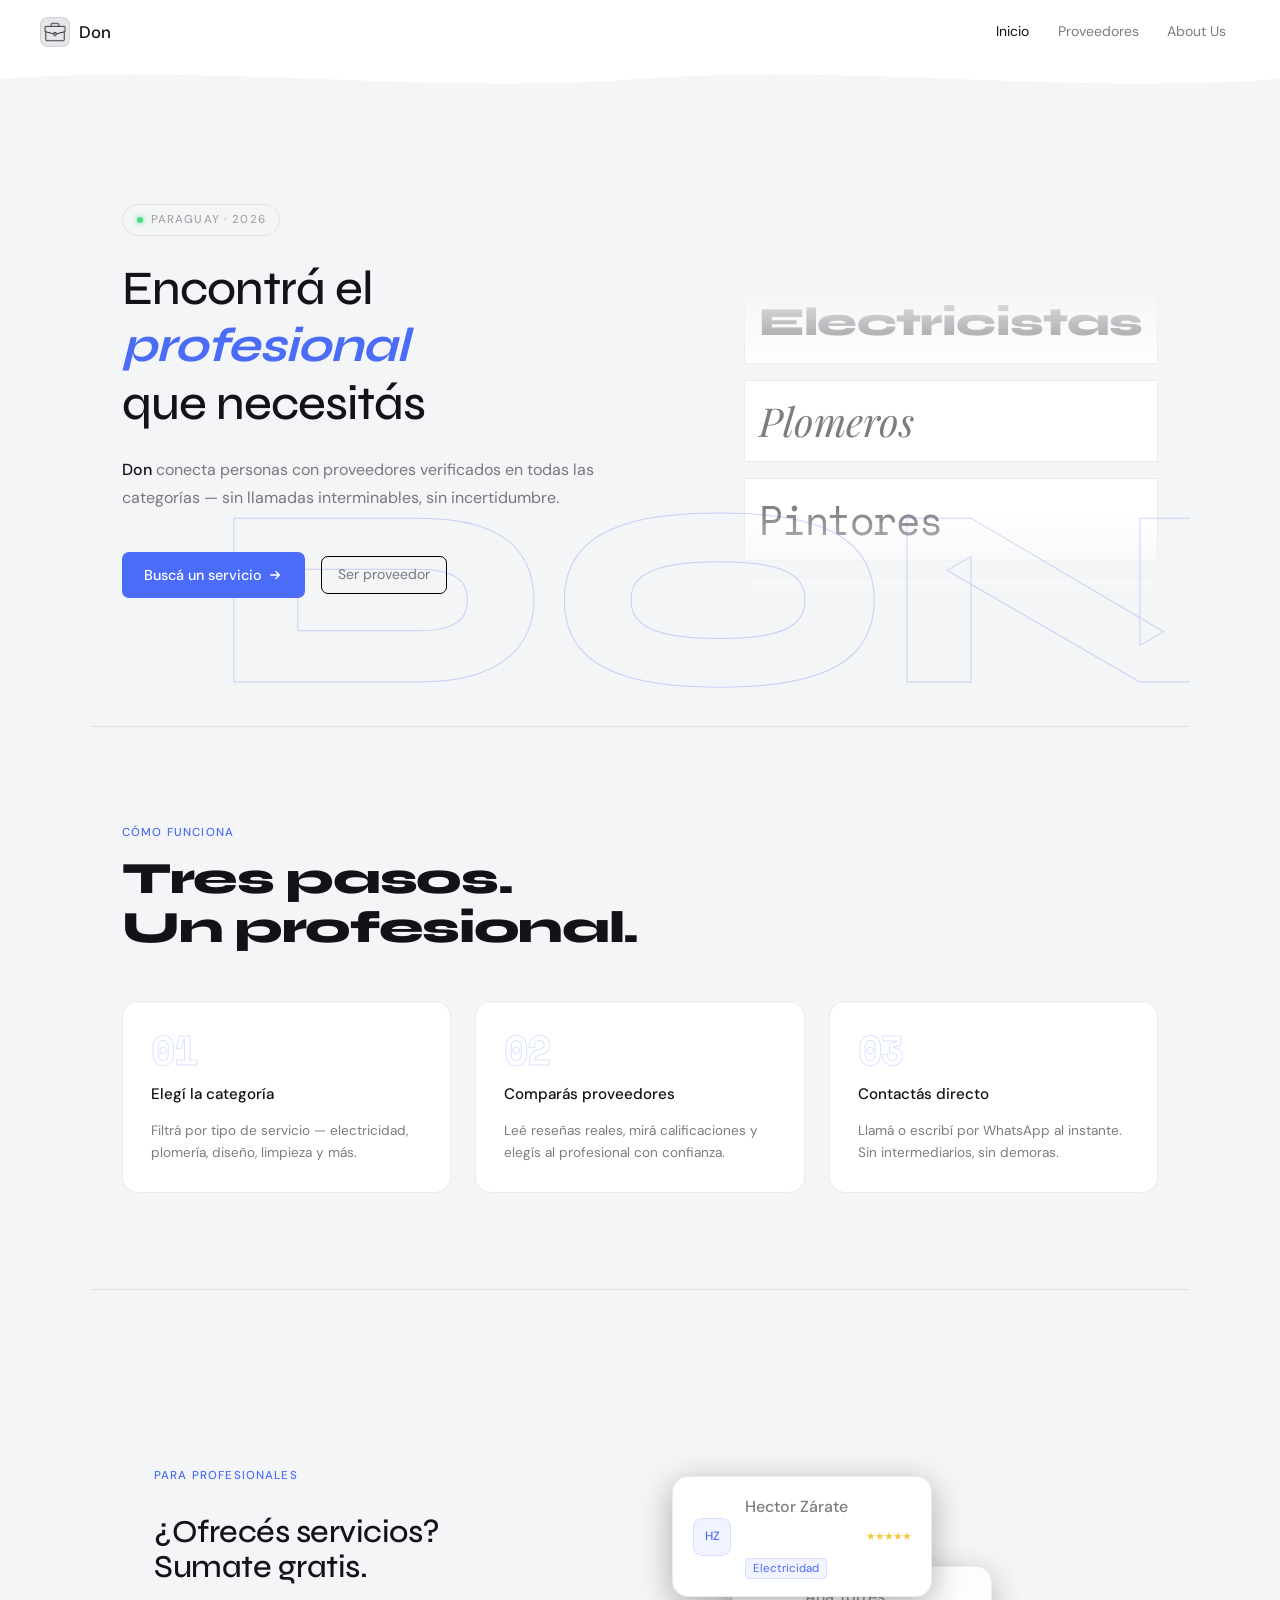
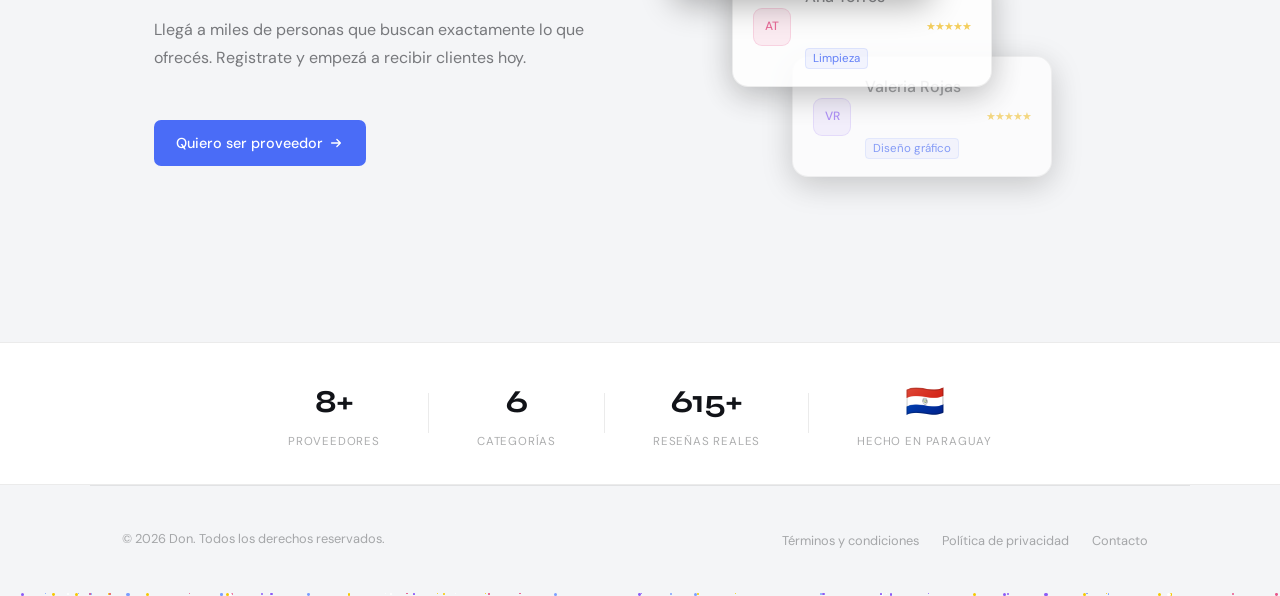
<file: index.html>
<!DOCTYPE html>
<html lang="es">
  <head>
    <meta charset="UTF-8" />
    <meta name="viewport" content="width=device-width, initial-scale=1.0" />
    <link rel="preconnect" href="https://fonts.googleapis.com">
    <link href="https://fonts.googleapis.com/css2?family=Space+Mono:wght@400;700&display=swap" rel="stylesheet">
    <link href="https://fonts.googleapis.com/css2?family=DM+Sans:wght@400;500&family=Syne:wght@700;800&family=Playfair+Display:ital@1&family=Space+Mono&family=Bebas+Neue&family=Cormorant+Garamond:ital,wght@1,600&family=Cabinet+Grotesk:wght@800&display=swap" rel="stylesheet">
    <!-- <link href="https://fonts.googleapis.com/css2?family=DM+Sans:ital,wght@0,300;0,400;0,500;1,300&family=Syne:wght@700;800&display=swap" rel="stylesheet"> -->
    <link rel="stylesheet" href="./css/index.css">
    <meta name="description" content="Don es el marketplace donde encontrás profesionales verificados para cualquier servicio que necesitás." />
    <meta name="theme-color" content="#111318" />
    <title>Don — Encontrá el profesional que necesitás</title>
    <link rel="icon" href="./images/favicon.jpg" />
  </head>
  <body>

    <header class="site-header" role="banner">
      <div class="header-inner">
        <a href="#inicio" class="logo" aria-label="Don — Inicio">
          <img src="./images/favicon.jpg" alt="Don logo" class="logo-mark">
          Don
        </a>
        <nav class="site-nav" aria-label="Navegación principal">
          <ul>
            <li><a href="#inicio" class="active">Inicio</a></li>
            <li><a href="./views/recomendaciones.html">Proveedores</a></li>
            <li><a href="./views/aboutUs.html">About Us</a></li>
          </ul>
        </nav>
          <button class="burger" aria-label="Abrir menú" aria-expanded="false">
          <span></span>
          <span></span>
          <span></span>
        </button>
      </div>
      <div class="header-wave" aria-hidden="true">
        <svg viewBox="0 0 1440 32" preserveAspectRatio="none" xmlns="http://www.w3.org/2000/svg">
          <path d="M0,32 L0,16 C240,0 480,32 720,16 C960,0 1200,32 1440,16 L1440,40 Z" fill="#111318"/>
        </svg>
      </div>
    </header>

    <main>

      <!-- HERO -->
      <section id="inicio" aria-labelledby="hero-heading">
        <div class="hero-inner">

          <div class="hero-eyebrow">
            <span class="hero-badge">
              <span class="badge-dot"></span>
              Paraguay · 2026
            </span>
          </div>

          <h1 id="hero-heading">
            Encontrá el<br>
            <em>profesional</em><br>
            que necesitás
          </h1>

          <p class="hero-sub">
            <strong>Don</strong> conecta personas con proveedores verificados
            en todas las categorías — sin llamadas interminables, sin incertidumbre.
          </p>

          <div class="cta-group">
            <a href="./views/recomendaciones.html" class="btn-primary">
              Buscá un servicio
              <svg viewBox="0 0 16 16" fill="none" width="14" height="14">
                <path d="M3 8h10M9 4l4 4-4 4" stroke="currentColor" stroke-width="1.5" stroke-linecap="round" stroke-linejoin="round"/>
              </svg>
            </a>
            <a href="./views/providers.html" class="btn-ghost">Ser proveedor</a>
          </div>
        </div>
        <!-- Floating feature pills -->
          <div class="hero-pills" aria-hidden="true">
            <div class="pills-wheel">
              <span class="pill pill--syne">Electricistas</span>
              <span class="pill pill--playfair">Plomeros</span>
              <span class="pill pill--mono">Pintores</span>
              <span class="pill pill--bebas">Limpieza</span>
              <span class="pill pill--cormorant">Carpintería</span>
              <span class="pill pill--dm">Diseño gráfico</span>
              <!-- duplicate -->
              <span class="pill pill--syne">Electricistas</span>
              <span class="pill pill--playfair">Plomeros</span>
              <span class="pill pill--mono">Pintores</span>
              <span class="pill pill--bebas">Limpieza</span>
              <span class="pill pill--cormorant">Carpintería</span>
              <span class="pill pill--dm">Diseño gráfico</span>
            </div>
          </div>

        <!-- Big decorative number -->
        <div class="hero-deco" aria-hidden="true">DON</div>
      </section>



      <!-- HOW IT WORKS -->
      <section class="how-section">
        <div class="how-inner">
          <div class="section-label">Cómo funciona</div>
          <h2>Tres pasos.<br>Un profesional.</h2>

          <div class="steps-grid">
            <div class="step-card">
              <div class="step-num">01</div>
              <h3>Elegí la categoría</h3>
              <p>Filtrá por tipo de servicio — electricidad, plomería, diseño, limpieza y más.</p>
            </div>
            <div class="step-card">
              <div class="step-num">02</div>
              <h3>Comparás proveedores</h3>
              <p>Leé reseñas reales, mirá calificaciones y elegís al profesional con confianza.</p>
            </div>
            <div class="step-card">
              <div class="step-num">03</div>
              <h3>Contactás directo</h3>
              <p>Llamá o escribí por WhatsApp al instante. Sin intermediarios, sin demoras.</p>
            </div>
          </div>
        </div>
      </section>

      <!-- FOR PROVIDERS -->
      <section id="proveedores">
        <div class="provider-inner">
          <div class="provider-text">
            <div class="section-label">Para profesionales</div>
            <h2>¿Ofrecés servicios?<br>Sumate gratis.</h2>
            <p>Llegá a miles de personas que buscan exactamente lo que ofrecés. Registrate y empezá a recibir clientes hoy.</p>
            <a href="./views/providers.html" class="btn-primary">
              Quiero ser proveedor
              <svg viewBox="0 0 16 16" fill="none" width="14" height="14">
                <path d="M3 8h10M9 4l4 4-4 4" stroke="currentColor" stroke-width="1.5" stroke-linecap="round" stroke-linejoin="round"/>
              </svg>
            </a>
          </div>
          <div class="provider-visual" aria-hidden="true">
            <div class="pv-card">
              <div class="pv-avatar">HZ</div>
              <div>
                <p class="pv-name">Hector Zárate</p>
                <span class="pv-cat">Electricidad</span>
              </div>
              <div class="pv-stars">★★★★★</div>
            </div>
            <div class="pv-card pv-card--offset">
              <div class="pv-avatar pv-avatar--2">AT</div>
              <div>
                <p class="pv-name">Ana Torres</p>
                <span class="pv-cat">Limpieza</span>
              </div>
              <div class="pv-stars">★★★★★</div>
            </div>
            <div class="pv-card pv-card--offset2">
              <div class="pv-avatar pv-avatar--3">VR</div>
              <div>
                <p class="pv-name">Valeria Rojas</p>
                <span class="pv-cat">Diseño gráfico</span>
              </div>
              <div class="pv-stars">★★★★★</div>
            </div>
          </div>
        </div>
      </section>
      <!-- STATS STRIP -->
      <div class="stats-strip">
        <div class="stat-item">
          <span class="stat-n" id="hp-proveedores">—</span>
          <span class="stat-l">Proveedores</span>
        </div>
        <div class="stat-divider"></div>
        <div class="stat-item">
          <span class="stat-n" id="hp-categorias">—</span>
          <span class="stat-l">Categorías</span>
        </div>
        <div class="stat-divider"></div>
        <div class="stat-item">
          <span class="stat-n" id="hp-resenas">—</span>
          <span class="stat-l">Reseñas reales</span>
        </div>
        <div class="stat-divider"></div>
        <div class="stat-item">
          <span class="stat-n">🇵🇾</span>
          <span class="stat-l">Hecho en Paraguay</span>
        </div>
      </div>
    </main>

    <footer>
      <p>&copy; 2026 Don. Todos los derechos reservados.</p>
      <nav aria-label="Navegación del pie de página">
        <ul>
          <li><a href="./views/aboutUs.html#terminos">Términos y condiciones</a></li>
          <li><a href="./views/aboutUs.html#privacidad">Política de privacidad</a></li>
          <li><a href="./views/aboutUs.html#contacto">Contacto</a></li>
        </ul>
      </nav>
    </footer>

    <script>
      // Particles
      const colors = ['#f5c800','#7b9fff','#e8568a','#8b5cf6','#ffffff'];
      for (let i = 0; i < 60; i++) {
        const p = document.createElement('div');
        p.className = 'particle';
        const size = Math.random() * 2.5 + 1;
        p.style.cssText = `width:${size}px;height:${size}px;left:${Math.random()*100}%;background:${colors[Math.floor(Math.random()*colors.length)]};animation-duration:${Math.random()*8+5}s;animation-delay:${Math.random()*4}s;`;
        document.body.appendChild(p);
      }
    </script>
    <script src="./js/index.js"></script>
  </body>
</html>
</file>
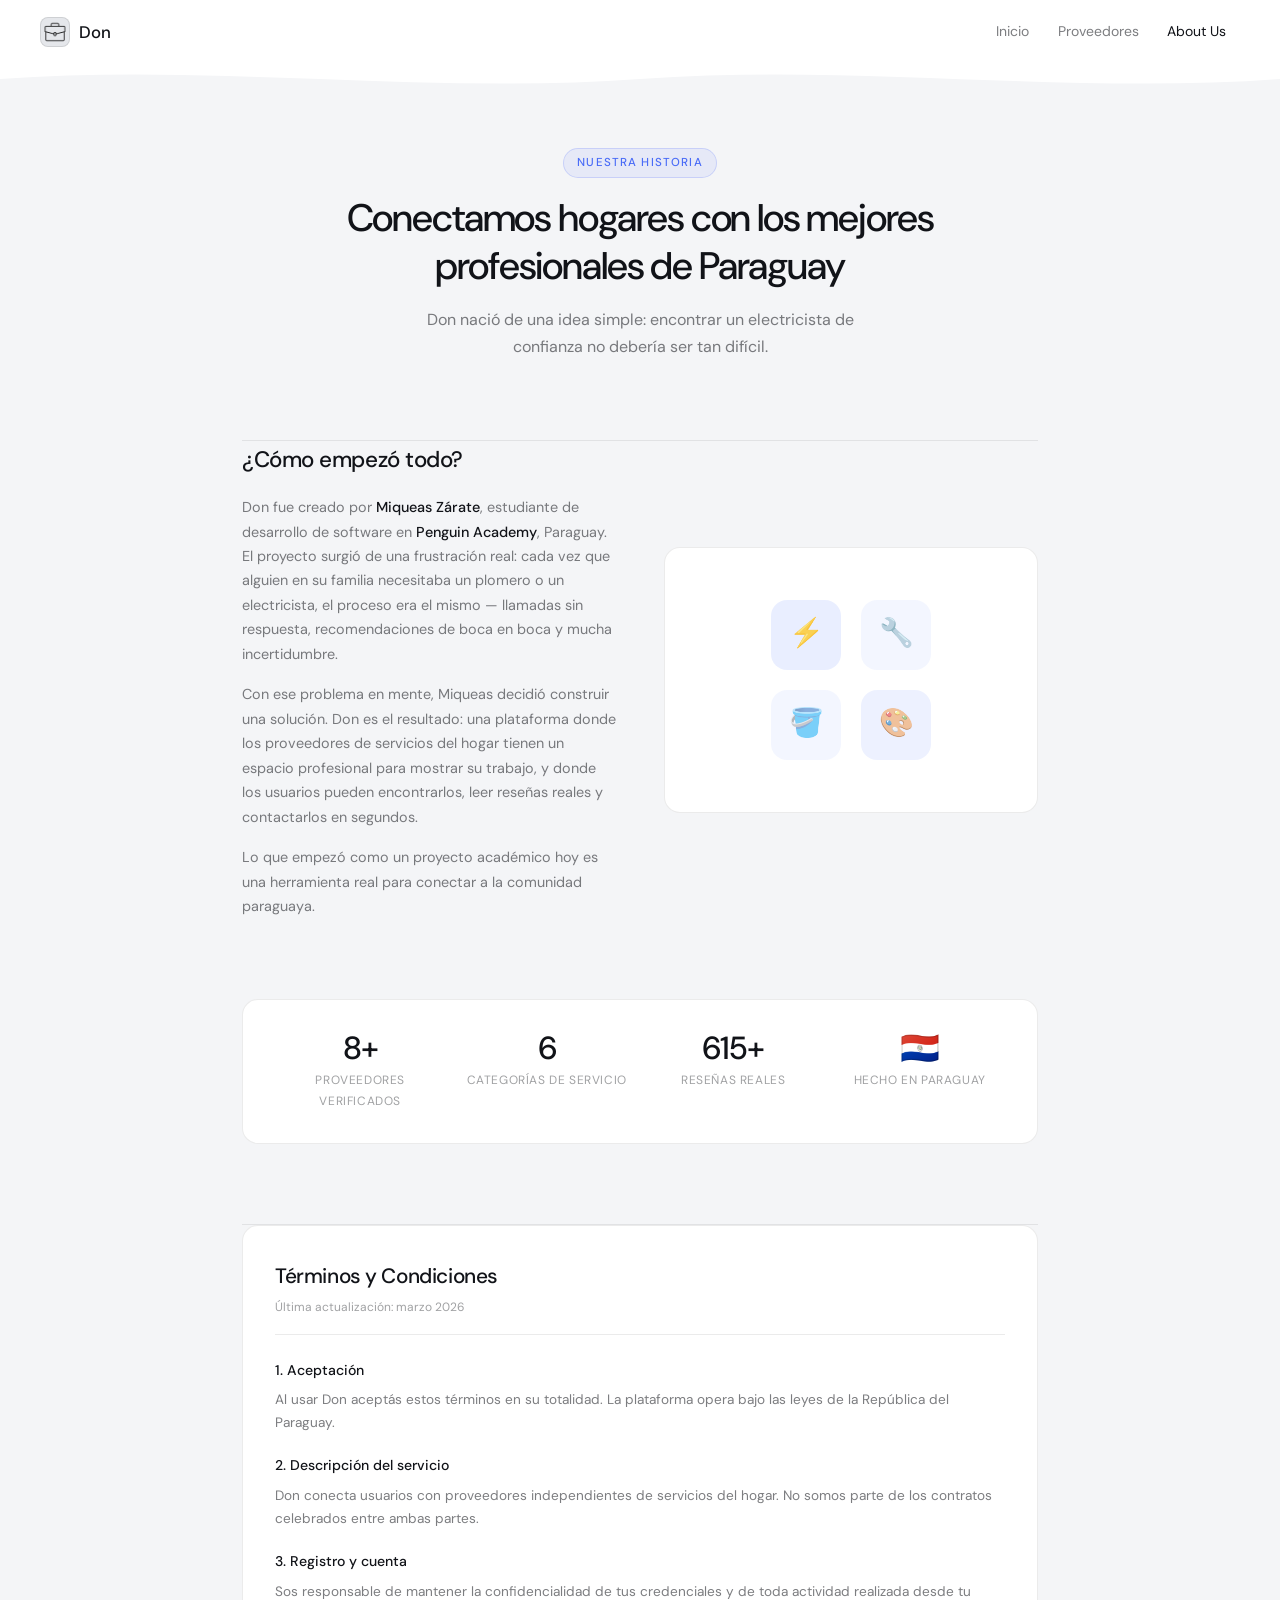
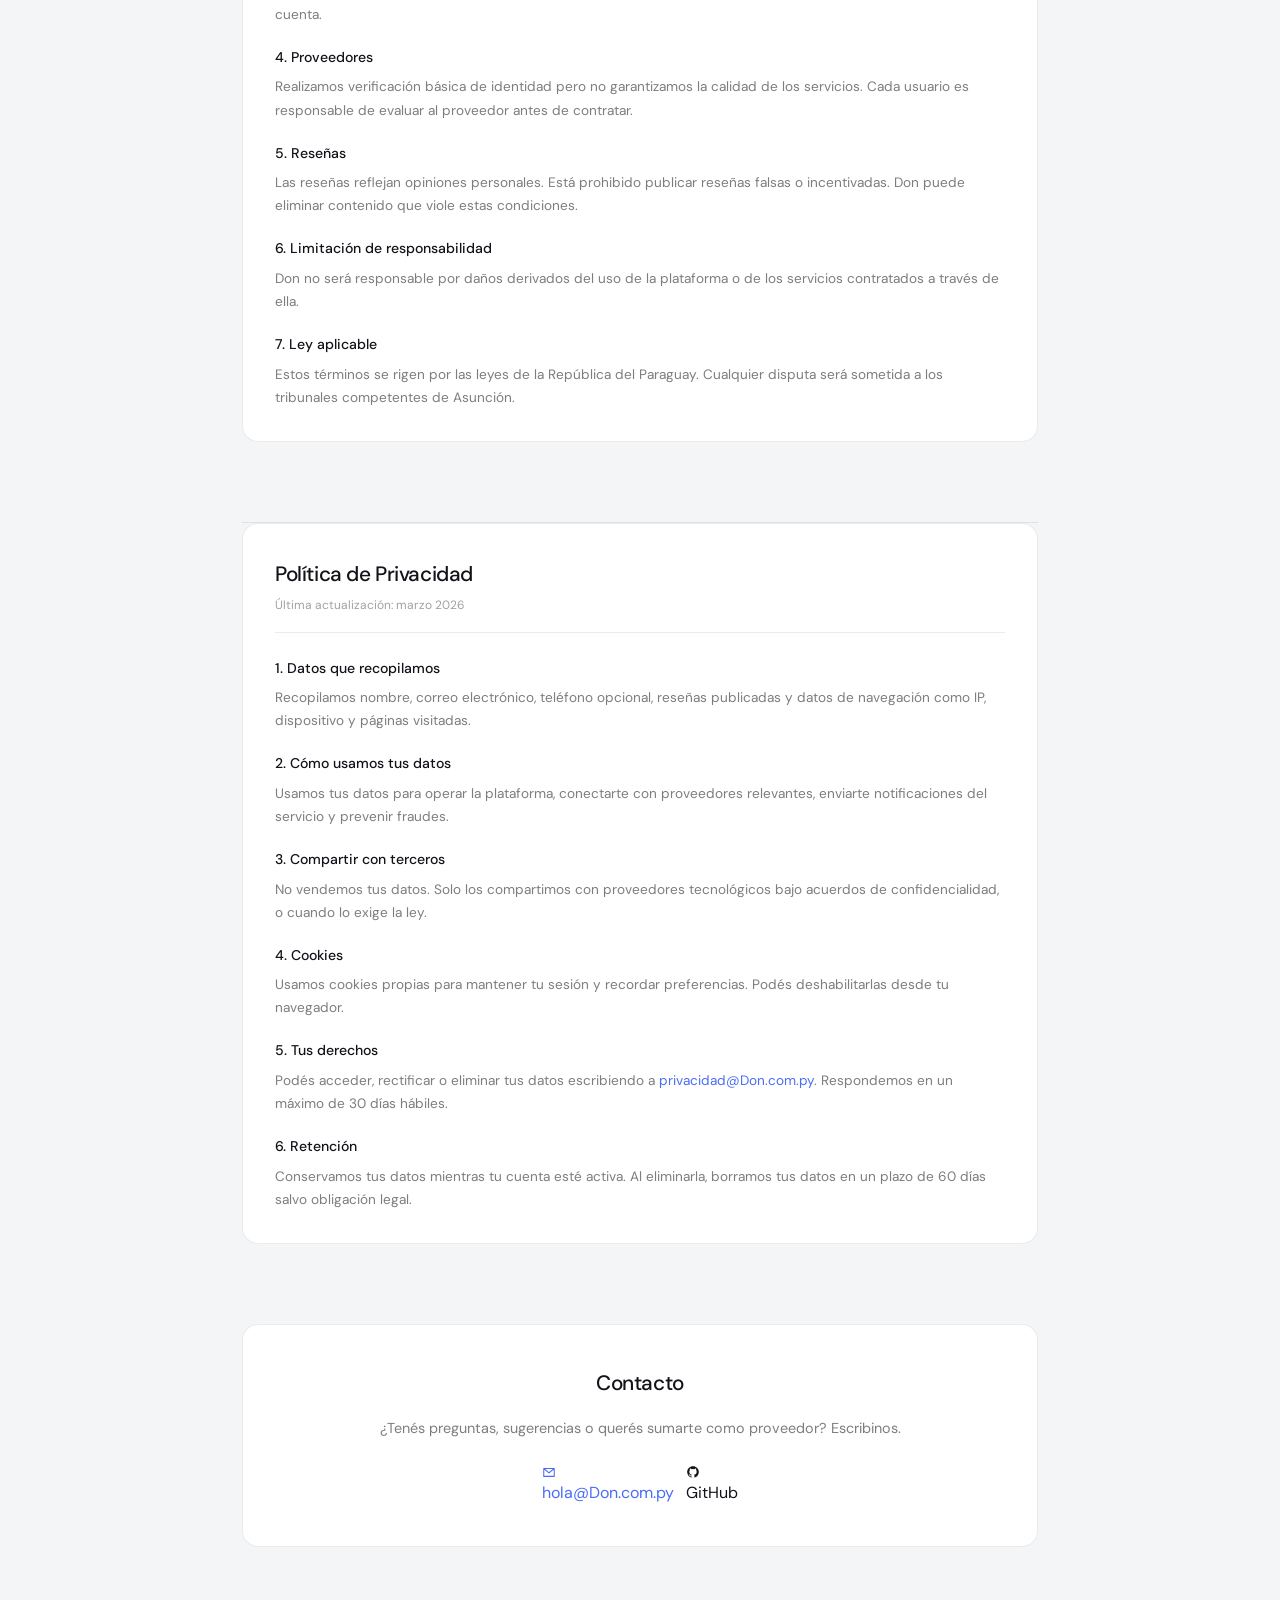
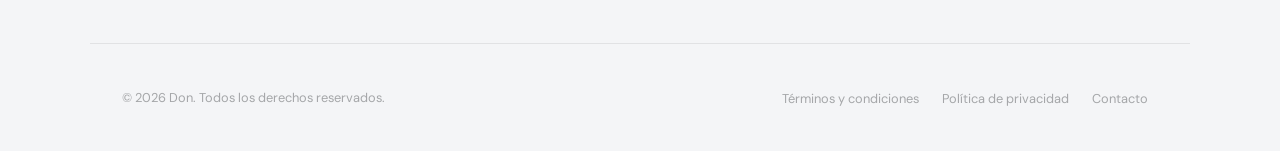
<file: views/aboutUs.html>
<!DOCTYPE html>
<html lang="es">
<head>
  <meta charset="UTF-8" />
  <meta name="viewport" content="width=device-width, initial-scale=1.0" />
  <link rel="preconnect" href="https://fonts.googleapis.com">
  <link href="https://fonts.googleapis.com/css2?family=DM+Sans:wght@300;400;500&display=swap" rel="stylesheet">
  <link rel="stylesheet" href="../css/index.css?v=2">
  <link rel="stylesheet" href="../css/aboutUs.css?v=1">
  <link rel="icon" href="../images/favicon.jpg" />
  <title>About Us — Don</title>
</head>
<body>

  <header class="site-header" role="banner">
    <div class="header-inner">
        <a href="../index.html" class="logo" aria-label="Don — Inicio">
          <img src="../images/favicon.jpg" alt="Don logo" class="logo-mark">
          Don
        </a>
      <nav class="site-nav" aria-label="Navegación principal">
        <ul>
          <li><a href="../index.html">Inicio</a></li>
          <li><a href="./recomendaciones.html">Proveedores</a></li>
          <li><a href="./aboutUs.html" class="active">About Us</a></li>
        </ul>
      </nav>
          <button class="burger" aria-label="Abrir menú" aria-expanded="false">
          <span></span>
          <span></span>
          <span></span>
        </button>
    </div>
    <div class="header-wave" aria-hidden="true">
      <svg viewBox="0 0 1440 32" preserveAspectRatio="none">
        <path d="M0,32 L0,16 C240,0 480,32 720,16 C960,0 1200,32 1440,16 L1440,32 Z" fill="#111318"/>
      </svg>
    </div>
  </header>

  <main>
    <div class="about-wrapper">

      <!-- Hero -->
      <section class="about-hero">
        <span class="about-badge">Nuestra historia</span>
        <h1>Conectamos hogares con los mejores profesionales de Paraguay</h1>
        <p>Don nació de una idea simple: encontrar un electricista de confianza no debería ser tan difícil.</p>
      </section>

      <!-- Story -->
      <section class="about-story">
        <div class="about-story-text">
          <h2>¿Cómo empezó todo?</h2>
          <p>Don fue creado por <strong>Miqueas Zárate</strong>, estudiante de desarrollo de software en <strong>Penguin Academy</strong>, Paraguay. El proyecto surgió de una frustración real: cada vez que alguien en su familia necesitaba un plomero o un electricista, el proceso era el mismo — llamadas sin respuesta, recomendaciones de boca en boca y mucha incertidumbre.</p>
          <p>Con ese problema en mente, Miqueas decidió construir una solución. Don es el resultado: una plataforma donde los proveedores de servicios del hogar tienen un espacio profesional para mostrar su trabajo, y donde los usuarios pueden encontrarlos, leer reseñas reales y contactarlos en segundos.</p>
          <p>Lo que empezó como un proyecto académico hoy es una herramienta real para conectar a la comunidad paraguaya.</p>
        </div>
        <div class="about-story-img" aria-hidden="true">
          <div class="about-story-graphic">
            <svg viewBox="0 0 200 200" fill="none" xmlns="http://www.w3.org/2000/svg">
              <rect x="20" y="20" width="70" height="70" rx="16" fill="#6b8cff" opacity="0.15"/>
              <rect x="110" y="20" width="70" height="70" rx="16" fill="#6b8cff" opacity="0.08"/>
              <rect x="20" y="110" width="70" height="70" rx="16" fill="#6b8cff" opacity="0.08"/>
              <rect x="110" y="110" width="70" height="70" rx="16" fill="#6b8cff" opacity="0.12"/>
              <text x="55" y="62" text-anchor="middle" font-size="28" fill="#6b8cff" opacity="0.8">⚡</text>
              <text x="145" y="62" text-anchor="middle" font-size="28" fill="#6b8cff" opacity="0.5">🔧</text>
              <text x="55" y="152" text-anchor="middle" font-size="28" fill="#6b8cff" opacity="0.5">🪣</text>
              <text x="145" y="152" text-anchor="middle" font-size="28" fill="#6b8cff" opacity="0.6">🎨</text>
            </svg>
          </div>
        </div>
      </section>

      <!-- Stats -->
      <section class="about-stats" id="about-stats">
        <div class="about-stat-item">
          <span class="about-stat-number" id="stat-proveedores">—</span>
          <span class="about-stat-label">Proveedores verificados</span>
        </div>
        <div class="about-stat-item">
          <span class="about-stat-number" id="stat-categorias">—</span>
          <span class="about-stat-label">Categorías de servicio</span>
        </div>
        <div class="about-stat-item">
          <span class="about-stat-number" id="stat-resenas">—</span>
          <span class="about-stat-label">Reseñas reales</span>
        </div>
        <div class="about-stat-item">
          <span class="about-stat-number">🇵🇾</span>
          <span class="about-stat-label">Hecho en Paraguay</span>
        </div>
      </section>

      <!-- TÉRMINOS Y CONDICIONES -->
      <section class="about-legal" id="terminos">
        <div class="legal-card">
          <div class="legal-header">
            <h2>Términos y Condiciones</h2>
            <p class="legal-fecha">Última actualización: marzo 2026</p>
          </div>
          <div class="legal-body">
            <h3>1. Aceptación</h3>
            <p>Al usar Don aceptás estos términos en su totalidad. La plataforma opera bajo las leyes de la República del Paraguay.</p>

            <h3>2. Descripción del servicio</h3>
            <p>Don conecta usuarios con proveedores independientes de servicios del hogar. No somos parte de los contratos celebrados entre ambas partes.</p>

            <h3>3. Registro y cuenta</h3>
            <p>Sos responsable de mantener la confidencialidad de tus credenciales y de toda actividad realizada desde tu cuenta.</p>

            <h3>4. Proveedores</h3>
            <p>Realizamos verificación básica de identidad pero no garantizamos la calidad de los servicios. Cada usuario es responsable de evaluar al proveedor antes de contratar.</p>

            <h3>5. Reseñas</h3>
            <p>Las reseñas reflejan opiniones personales. Está prohibido publicar reseñas falsas o incentivadas. Don puede eliminar contenido que viole estas condiciones.</p>

            <h3>6. Limitación de responsabilidad</h3>
            <p>Don no será responsable por daños derivados del uso de la plataforma o de los servicios contratados a través de ella.</p>

            <h3>7. Ley aplicable</h3>
            <p>Estos términos se rigen por las leyes de la República del Paraguay. Cualquier disputa será sometida a los tribunales competentes de Asunción.</p>
          </div>
        </div>
      </section>

      <!-- POLÍTICA DE PRIVACIDAD -->
      <section class="about-legal" id="privacidad">
        <div class="legal-card">
          <div class="legal-header">
            <h2>Política de Privacidad</h2>
            <p class="legal-fecha">Última actualización: marzo 2026</p>
          </div>
          <div class="legal-body">
            <h3>1. Datos que recopilamos</h3>
            <p>Recopilamos nombre, correo electrónico, teléfono opcional, reseñas publicadas y datos de navegación como IP, dispositivo y páginas visitadas.</p>

            <h3>2. Cómo usamos tus datos</h3>
            <p>Usamos tus datos para operar la plataforma, conectarte con proveedores relevantes, enviarte notificaciones del servicio y prevenir fraudes.</p>

            <h3>3. Compartir con terceros</h3>
            <p>No vendemos tus datos. Solo los compartimos con proveedores tecnológicos bajo acuerdos de confidencialidad, o cuando lo exige la ley.</p>

            <h3>4. Cookies</h3>
            <p>Usamos cookies propias para mantener tu sesión y recordar preferencias. Podés deshabilitarlas desde tu navegador.</p>

            <h3>5. Tus derechos</h3>
            <p>Podés acceder, rectificar o eliminar tus datos escribiendo a <a href="mailto:privacidad@Don.com.py">privacidad@Don.com.py</a>. Respondemos en un máximo de 30 días hábiles.</p>

            <h3>6. Retención</h3>
            <p>Conservamos tus datos mientras tu cuenta esté activa. Al eliminarla, borramos tus datos en un plazo de 60 días salvo obligación legal.</p>
          </div>
        </div>
      </section>

      <!-- CONTACTO -->
      <section class="about-contact" id="contacto">
        <h2>Contacto</h2>
        <p>¿Tenés preguntas, sugerencias o querés sumarte como proveedor? Escribinos.</p>
        <div class="about-contact-links">
          <a href="mailto:hola@Don.com.py" class="tarjeta-btn-primary">
            <svg viewBox="0 0 16 16" fill="none" width="14" height="14">
              <path d="M2 4l6 5 6-5M2 4h12v9H2V4z" stroke="currentColor" stroke-width="1.2" stroke-linecap="round" stroke-linejoin="round"/>
            </svg>
            hola@Don.com.py
          </a>
          <a href="https://github.com/cannedcoke" target="_blank" rel="noopener noreferrer" class="tarjeta-btn-ghost">
            <svg viewBox="0 0 24 24" fill="currentColor" width="14" height="14">
              <path d="M12 2C6.477 2 2 6.477 2 12c0 4.418 2.865 8.166 6.839 9.489.5.092.682-.217.682-.482 0-.237-.009-.868-.013-1.703-2.782.604-3.369-1.34-3.369-1.34-.454-1.156-1.11-1.463-1.11-1.463-.908-.62.069-.608.069-.608 1.003.07 1.531 1.03 1.531 1.03.892 1.529 2.341 1.087 2.91.832.092-.647.35-1.088.636-1.338-2.22-.253-4.555-1.11-4.555-4.943 0-1.091.39-1.984 1.029-2.683-.103-.253-.446-1.27.098-2.647 0 0 .84-.269 2.75 1.025A9.578 9.578 0 0 1 12 6.836a9.59 9.59 0 0 1 2.504.337c1.909-1.294 2.747-1.025 2.747-1.025.546 1.377.202 2.394.1 2.647.64.699 1.028 1.592 1.028 2.683 0 3.842-2.339 4.687-4.566 4.935.359.309.678.919.678 1.852 0 1.336-.012 2.415-.012 2.743 0 .267.18.578.688.48C19.138 20.163 22 16.418 22 12c0-5.523-4.477-10-10-10z"/>
            </svg>
            GitHub
          </a>
        </div>
      </section>

    </div>
  </main>

  <footer>
    <p>&copy; 2026 Don. Todos los derechos reservados.</p>
    <nav aria-label="Navegación del pie de página">
      <ul>
        <li><a href="./aboutUs.html#terminos">Términos y condiciones</a></li>
        <li><a href="./aboutUs.html#privacidad">Política de privacidad</a></li>
        <li><a href="./aboutUs.html#contacto">Contacto</a></li>
      </ul>
    </nav>
  </footer>

  <script src="../js/aboutUs.js"></script>
</body>
</html>
</file>
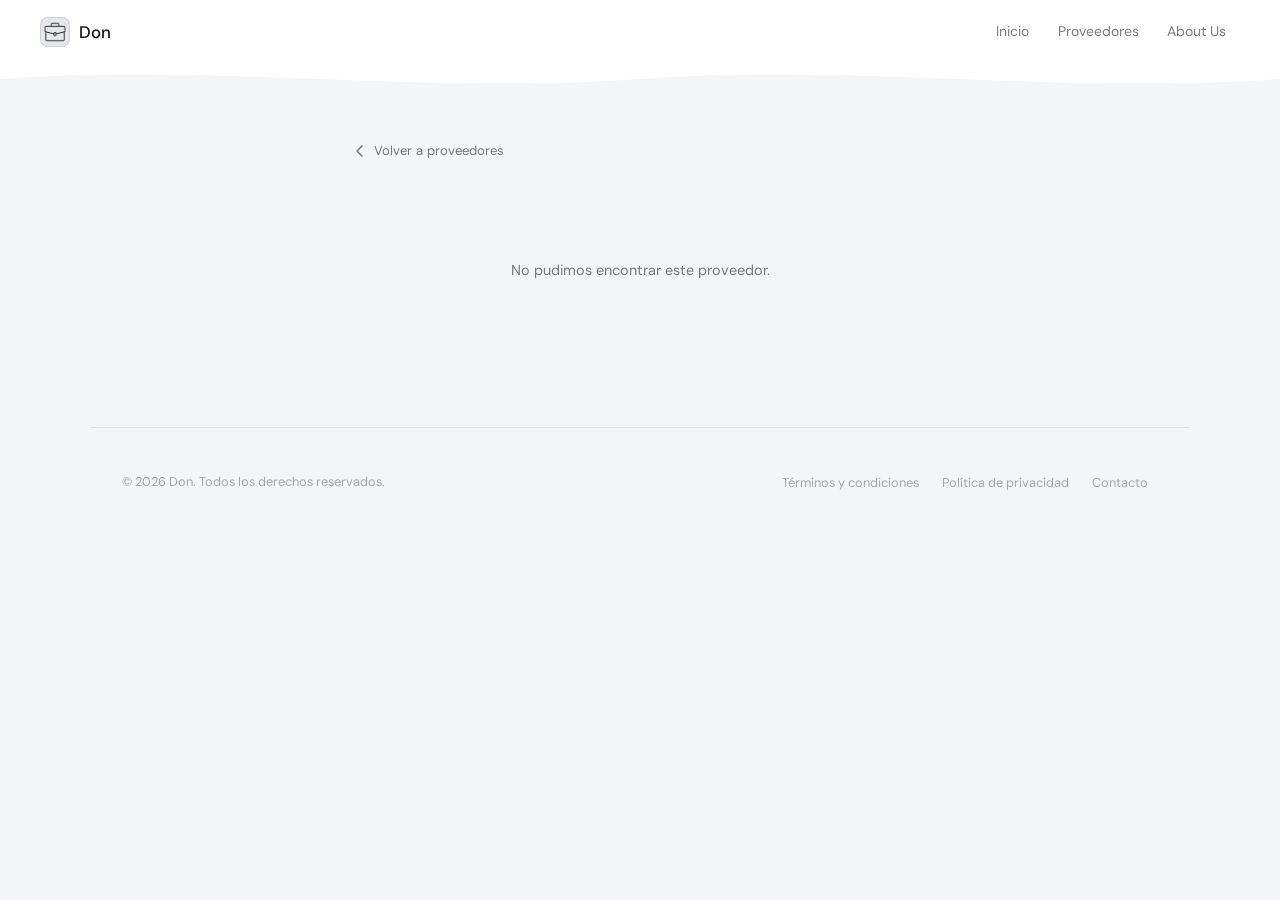
<file: views/detalle.html>
<!DOCTYPE html>
<html lang="es">
  <head>
    <meta charset="UTF-8" />
    <meta name="viewport" content="width=device-width, initial-scale=1.0" />
    <link rel="preconnect" href="https://fonts.googleapis.com">
    <link href="https://fonts.googleapis.com/css2?family=DM+Sans:wght@300;400;500&display=swap" rel="stylesheet">
    <link rel="stylesheet" href="../css/index.css?v=2">
    <link rel="stylesheet" href="../css/recomendaciones.css?v=2">
    <link rel="stylesheet" href="../css/detalle.css?v=1">
    <link rel="icon" href="../images/favicon.jpg" />
    <title>Detalle — Don</title>
  </head>
  <body>

    <header class="site-header" role="banner">
      <div class="header-inner">
        <a href="../index.html" class="logo" aria-label="Don — Inicio">
          <img src="../images/favicon.jpg" alt="Don logo" class="logo-mark">
          Don
        </a>
        <nav class="site-nav" aria-label="Navegación principal">
          <ul>
            <li><a href="../index.html">Inicio</a></li>
            <li><a href="./recomendaciones.html">Proveedores</a></li>
            <li><a href="./aboutUs.html">About Us</a></li>
          </ul>
        </nav>
          <button class="burger" aria-label="Abrir menú" aria-expanded="false">
          <span></span>
          <span></span>
          <span></span>
        </button>
      </div>
      <div class="header-wave" aria-hidden="true">
        <svg viewBox="0 0 1440 32" preserveAspectRatio="none" xmlns="http://www.w3.org/2000/svg">
          <path d="M0,32 L0,16 C240,0 480,32 720,16 C960,0 1200,32 1440,16 L1440,32 Z" fill="#111318"/>
        </svg>
      </div>
    </header>

    <main>
      <div class="detalle-wrapper">

        <a href="./recomendaciones.html" class="detalle-back">
          <svg viewBox="0 0 16 16" fill="none" width="16" height="16" xmlns="http://www.w3.org/2000/svg">
            <path d="M10 3L5 8l5 5" stroke="currentColor" stroke-width="1.5" stroke-linecap="round" stroke-linejoin="round"/>
          </svg>
          Volver a proveedores
        </a>

        <div class="listado-loading" id="loading">
          <span class="loading-dot"></span>
          <span class="loading-dot"></span>
          <span class="loading-dot"></span>
        </div>

        <p class="listado-error" id="error" hidden>
          No pudimos encontrar este proveedor.
        </p>

        <div id="detalle-content" hidden></div>

      </div>
    </main>

    <footer>
      <p>&copy; 2026 Don. Todos los derechos reservados.</p>
      <nav aria-label="Navegación del pie de página">
        <ul>
          <li><a href="./aboutUs.html#terminos">Términos y condiciones</a></li>
          <li><a href="./aboutUs.html#privacidad">Política de privacidad</a></li>
          <li><a href="./aboutUs.html#contacto">Contacto</a></li>
        </ul>
      </nav>
    </footer>

    <script src="../js/detalle.js"></script>
  </body>
</html>
</file>
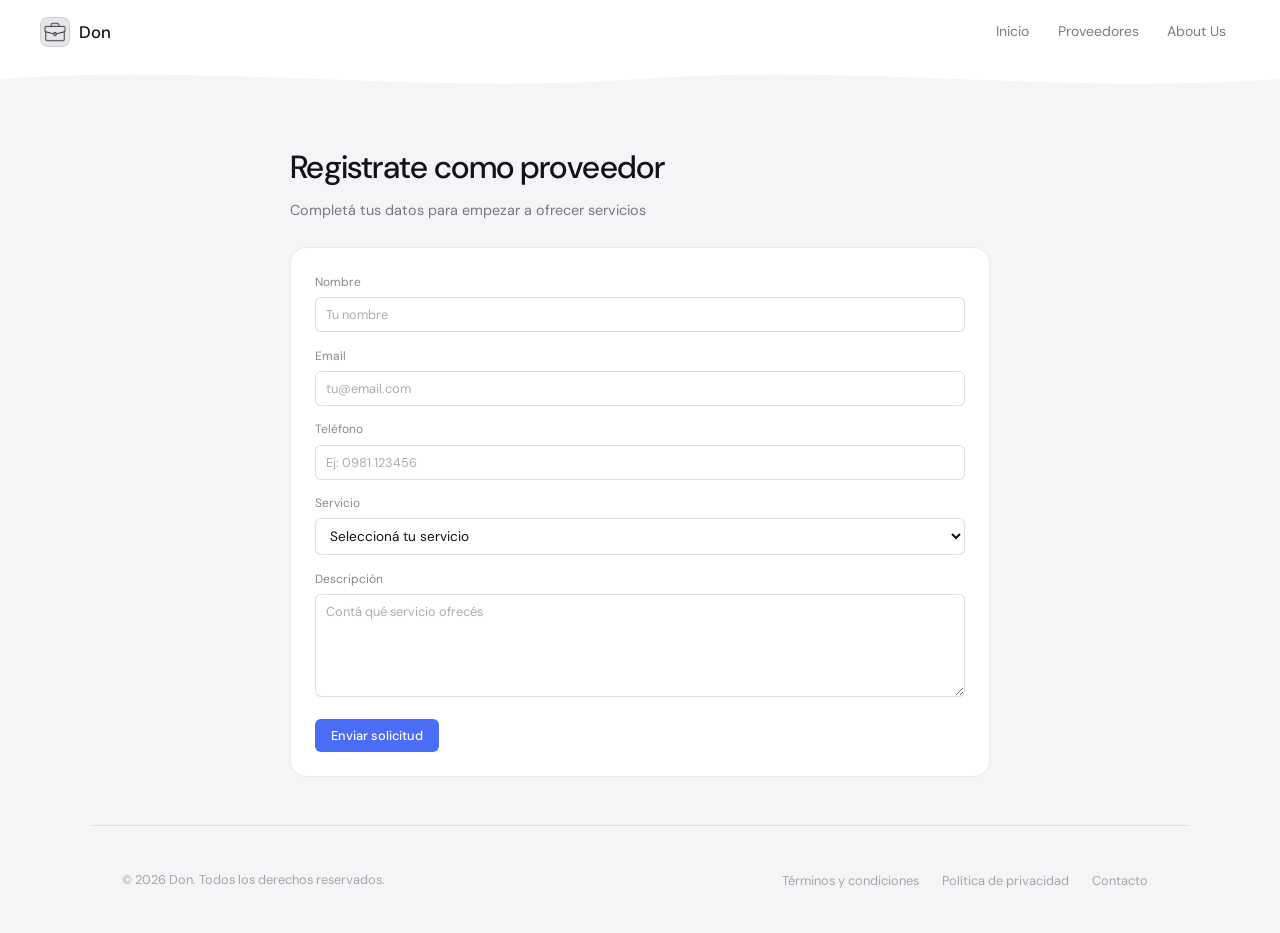
<file: views/providers.html>
<!DOCTYPE html>
<html lang="es">
<head>
  <meta charset="UTF-8" />
  <meta name="viewport" content="width=device-width, initial-scale=1.0" />

  <!-- Fonts -->
  <link rel="preconnect" href="https://fonts.googleapis.com">
  <link href="https://fonts.googleapis.com/css2?family=DM+Sans:wght@300;400;500&display=swap" rel="stylesheet">

  <!-- Styles -->
  <link rel="stylesheet" href="../css/index.css">
  <link rel="stylesheet" href="../css/providers.css">

  <!-- SEO -->
  <meta name="description" content="Registrate como proveedor en Don y ofrecé tus servicios a miles de usuarios." />
  <meta name="theme-color" content="#111318" />

  <!-- Open Graph -->
  <meta property="og:title" content="Registro de Proveedores — Don" />
  <meta property="og:description" content="Sumate como proveedor y empezá a recibir clientes." />
  <meta property="og:type" content="website" />

  <title>Registro de Proveedores — Don</title>
  <link rel="icon" href="../images/favicon.jpg" />
</head>

<body>

  <!-- HEADER -->
  <header class="site-header" role="banner">
    <div class="header-inner">

        <a href="../index.html" class="logo" aria-label="Don — Inicio">
          <img src="../images/favicon.jpg" alt="Don logo" class="logo-mark">
          Don
        </a>

      <nav class="site-nav" aria-label="Navegación principal">
        <ul>
          <li><a href="../index.html">Inicio</a></li>
          <li><a href="./recomendaciones.html">Proveedores</a></li>
          <li><a href="./aboutUs.html">About Us</a></li>
        </ul>
      </nav>
          <button class="burger" aria-label="Abrir menú" aria-expanded="false">
          <span></span>
          <span></span>
          <span></span>
        </button>
    </div>

    <div class="header-wave" aria-hidden="true">
      <svg viewBox="0 0 1440 32" preserveAspectRatio="none">
        <path d="M0,32 L0,16 C240,0 480,32 720,16 C960,0 1200,32 1440,16 L1440,32 Z" fill="#111318"/>
      </svg>
    </div>
  </header>


  <!-- MAIN -->
  <main>
    <section id="registro-proveedor" aria-labelledby="form-heading">

      <div class="form-container">
        <h1 id="form-heading">Registrate como proveedor</h1>
        <p class="form-subtitle">Completá tus datos para empezar a ofrecer servicios</p>

        <form action="#" method="post" id="provider_form">

          <div class="form-group">
            <label for="name_input">Nombre</label>
            <input type="text" name="name" id="name_input" maxlength="40" placeholder="Tu nombre" required>
          </div>

          <div class="form-group">
            <label for="email_input">Email</label>
            <input type="email" name="email" id="email_input" maxlength="30" placeholder="tu@email.com" required>
          </div>

          <div class="form-group">
            <label for="telephone_input">Teléfono</label>
            <input type="tel" name="telephone" id="telephone_input" maxlength="10" placeholder="Ej: 0981 123456" required>
          </div>

          <div class="form-group">
            <label for="subject_input">Servicio</label>
            <select name="subject" id="subject_input" required>
              <option value="" disabled selected>Seleccioná tu servicio</option>
              <option>Electricista</option>
              <option>Plomero</option>
              <option>Técnico</option>
              <option>Pintura</option>
              <option>Carpintería</option>
              <option>Diseño Grafico</option>
              <option>Contaduria</option>
              <option>Infromatica</option>
              <option>Psicologia</option>
              <option>Limpieza</option>
              <option>Otro</option>
            </select>
          </div>

          <div class="form-group">
            <label for="message_input">Descripción</label>
            <textarea name="message" id="message_input" rows="5" maxlength="400" placeholder="Contá qué servicio ofrecés" required></textarea>
          </div>

          <div class="form-submit">
            <button type="submit" id="form_button">Enviar solicitud</button>
          </div>

        </form>
      </div>

    </section>
  </main>


  <!-- FOOTER -->
  <footer>
    <p>&copy; 2026 Don. Todos los derechos reservados.</p>
    <nav aria-label="Navegación del pie de página">
      <ul>
        <li><a href="./aboutUs.html#terminos">Términos y condiciones</a></li>
        <li><a href="./aboutUs.html#privacidad">Política de privacidad</a></li>
        <li><a href="./aboutUs.html#contacto">Contacto</a></li>
      </ul>
    </nav>
  </footer>

  <script src="../js/providers.js"></script>
</body>
</html>
</file>
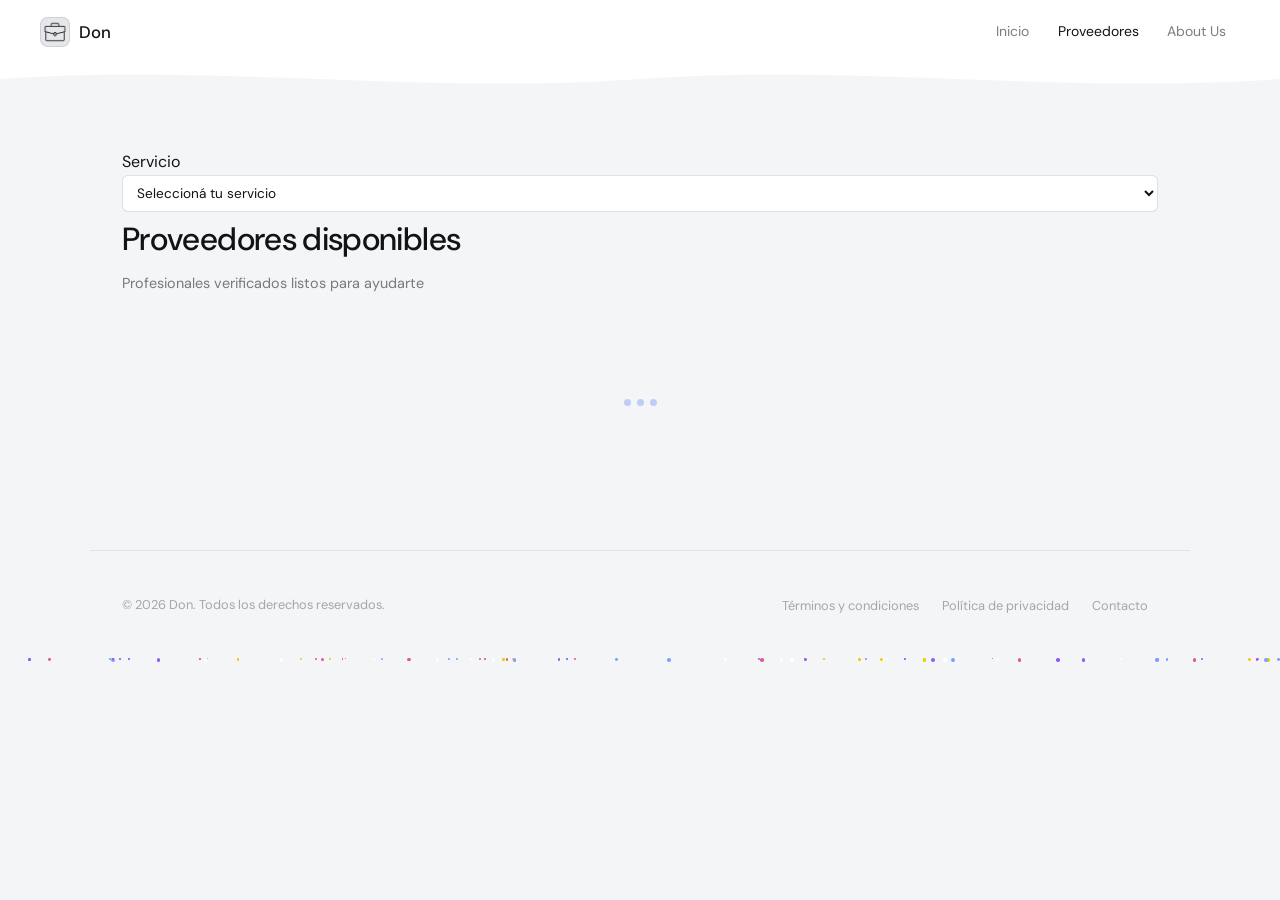
<file: views/recomendaciones.html>
<!DOCTYPE html>
<html lang="es">
  <head>
    <meta charset="UTF-8" />
    <meta name="viewport" content="width=device-width, initial-scale=1.0" />
    <link rel="preconnect" href="https://fonts.googleapis.com">
    <link href="https://fonts.googleapis.com/css2?family=DM+Sans:wght@300;400;500&display=swap" rel="stylesheet">
    <link rel="stylesheet" href="../css/index.css?v=2">
    <link rel="stylesheet" href="../css/recomendaciones.css?v=2">
    <meta name="description" content="Explorá proveedores verificados en Don. Filtrá por categoría, leé reseñas reales y contactá al profesional ideal para tu necesidad." />
    <meta name="theme-color" content="#111318" />
    <meta property="og:title" content="Proveedores — Don" />
    <meta property="og:description" content="Encontrá profesionales verificados en todas las categorías de servicios." />
    <meta property="og:type" content="website" />
    <title>Proveedores — Don</title>
    <link rel="icon" href="../images/favicon.jpg" />
  </head>

  <body>

    <!-- HEADER -->
    <header class="site-header" role="banner">

      <div class="header-inner">

        <a href="../index.html" class="logo" aria-label="Don — Inicio">
          <img src="../images/favicon.jpg" alt="Don logo" class="logo-mark">
          Don
        </a>

        <nav class="site-nav" aria-label="Navegación principal">
          <ul>
            <li><a href="../index.html">Inicio</a></li>
            <li><a href="./recomendaciones.html" class="active">Proveedores</a></li>
            <li><a href="./aboutUs.html">About Us</a></li>
          </ul>
        </nav>
        <button class="burger" aria-label="Abrir menú" aria-expanded="false">
          <span></span>
          <span></span>
          <span></span>
        </button>
      </div>

      <div class="header-wave" aria-hidden="true">
        <svg viewBox="0 0 1440 32" preserveAspectRatio="none" xmlns="http://www.w3.org/2000/svg">
          <path d="M0,32 L0,16 C240,0 480,32 720,16 C960,0 1200,32 1440,16 L1440,32 Z" fill="#111318"/>
        </svg>
      </div>

    </header>


    <!-- MAIN -->
    <main>

      <section id="listado" aria-labelledby="listado-heading">

        <!-- Encabezado de sección -->
          <div class="form-group">
            <label for="subject_input">Servicio</label>
            <select name="subject" id="subject_input" required>
              <option value="" disabled selected>Seleccioná tu servicio</option>
              <option>Electricidad</option>
              <option>Pintura</option>
              <option>Limpieza</option>
              <option>Carpintería</option>
              <option>Diseño gráfico</option>
              <option>Contaduria</option>
              <option>Informatica</option>
              <option>Psicologia</option>
              <option>Limpieza</option>
              <option>Otro</option>
            </select>
          </div>
        <div class="listado-header">
          <div>
            <h1 id="listado-heading">Proveedores disponibles</h1>
            <p class="listado-subtitulo">
              Profesionales verificados listos para ayudarte
            </p>
          </div>
          <p class="listado-contador" aria-live="polite" id="contador">
            <!-- " proveedores encontrados" -->
          </p>
        </div>

        <!-- Estado de carga -->
        <div class="listado-loading" id="loading" aria-label="Cargando proveedores">
          <span class="loading-dot"></span>
          <span class="loading-dot"></span>
          <span class="loading-dot"></span>
        </div>

        <!-- Estado de error -->
        <p class="listado-error" id="error" hidden>
          No pudimos cargar los proveedores. Por favor, intentá de nuevo más tarde.
        </p>

        <!-- Grid de tarjetas — JS inyecta los <article> acá -->
        <div
          class="tarjetas-grid"
          id="tarjetas-grid"
          role="list"
          aria-label="Listado de proveedores"
        ></div>

      </section>

    </main>


    <!-- FOOTER -->
    <footer>
      <p>&copy; 2026 Don. Todos los derechos reservados.</p>
      <nav aria-label="Navegación del pie de página">
        <ul>
          <li><a href="./aboutUs.html#terminos">Términos y condiciones</a></li>
          <li><a href="./aboutUs.html#privacidad">Política de privacidad</a></li>
          <li><a href="./aboutUs.html#contacto">Contacto</a></li>
        </ul>
      </nav>
    </footer>
      <script>
        const colors = ['#f5c800','#7b9fff','#e8568a','#8b5cf6','#ffffff'];
        for (let i = 0; i < 80; i++) {
          const p = document.createElement('div');
          p.className = 'particle';
          const size = Math.random() * 3 + 1;
          p.style.cssText = `
            width:${size}px; height:${size}px;
            left:${Math.random()*100}%;
            background:${colors[Math.floor(Math.random()*colors.length)]};
            animation-duration:${Math.random()*6+4}s;
            animation-delay:${Math.random()*2}s;
          `;
          document.body.appendChild(p);
        }
      </script>
    <script src="../js/recomendaciones.js"></script>
  </body>
</html>
</file>
<file: css/index.css>
/* === HERO ================================================== */
#inicio {
  position: relative;
  padding: 7rem 2rem 5rem;
  max-width: var(--max-w);
  margin: 0 auto;
  overflow: hidden;
}

.hero-inner {
  max-width: 600px;
}

.hero-eyebrow {
  margin-bottom: 1.5rem;
}

.hero-badge {
  display: inline-flex;
  align-items: center;
  gap: 0.5rem;
  font-size: 0.72rem;
  font-weight: 500;
  letter-spacing: 0.1em;
  text-transform: uppercase;
  color: var(--text-subtle);
  border: 1px solid var(--border-card);
  border-radius: 99px;
  padding: 0.3rem 0.85rem;
}

.badge-dot {
  width: 6px;
  height: 6px;
  border-radius: 50%;
  background: #4ade80;
  box-shadow: 0 0 6px #4ade80;
  animation: pulse-dot 2s ease-in-out infinite;
}

@keyframes pulse-dot {
  0%, 100% { opacity: 1; }
  50% { opacity: 0.4; }
}

#inicio h1 {
  font-family: 'Syne', sans-serif;
  font-size: clamp(3rem, 7vw, 5.5rem);
  font-weight: 800;
  line-height: 1.0;
  letter-spacing: -0.03em;
  color: var(--text-primary);
  margin-bottom: 1.75rem;
}

#inicio h1 em {
  font-style: italic;
  font-weight: 700;
  color: var(--accent);
  font-family: 'Syne', sans-serif;
}

.hero-sub {
  font-size: 1rem;
  color: var(--text-muted);
  max-width: 480px;
  line-height: 1.75;
  margin-bottom: 2.5rem;
}

.hero-sub strong {
  color: var(--text-primary);
  font-weight: 500;
}

.cta-group {
  display: flex;
  align-items: center;
  flex-wrap: wrap;
  gap: 0.75rem;
  margin-bottom: 3rem;
}

/* Pills */
/* Ticker */
/* Ticker vertical */
.hero-pills {
  overflow: hidden;
  height: 320px;
  mask-image: linear-gradient(180deg, transparent, black 30%, black 70%, transparent);
  -webkit-mask-image: linear-gradient(180deg, transparent, black 30%, black 70%, transparent);
  margin-top: 2rem;
}

.pills-wheel {
  display: flex;
  flex-direction: column;
  gap: 1rem;
  width: max-content;
  animation: ticker-vertical 12s linear infinite;
}

.pills-wheel:hover {
  animation-play-state: running;
}

.pill {
  font-size: 2.5rem;
  padding: 0.4rem 0.9rem;
  border-radius: 1px;
  background: var(--bg-card);
  border: 1px solid var(--border-card);
  color: var(--text-muted);
  white-space: nowrap;
  flex-shrink: 0;
  transition: border-color 0.2s ease, color 0.2s ease;
}


@keyframes ticker-vertical {
  from { transform: translateY(0); }
  to   { transform: translateY(-50%); }
}

.pill--syne      { font-family: 'Syne', sans-serif; font-weight: 800; letter-spacing: -0.02em; }
.pill--playfair  { font-family: 'Playfair Display', serif; font-style: italic; }
.pill--mono      { font-family: 'Space Mono', monospace;  letter-spacing: -0.03em; }
.pill--bebas     { font-family: 'Bebas Neue', sans-serif;  letter-spacing: 0.05em; }
.pill--cormorant { font-family: 'Cormorant Garamond', serif; font-style: italic; font-weight: 600;  }
.pill--dm        { font-family: 'DM Sans', sans-serif; font-weight: 300;  letter-spacing: 0.04em; }

/* Big decorative letters */
.hero-deco {
  position: absolute;
  right: -2rem;
  top: 80%;
  transform: translateY(-50%);
  font-family: 'Syne', sans-serif;
  font-size: clamp(10rem, 20vw, 50rem);
  font-weight: 900;
  color: transparent;
  -webkit-text-stroke: 1px rgba(107, 140, 255, 0.08);
  line-height: 1;
  user-select: none;
  pointer-events: none;
  z-index: 1;
}

/* === STATS STRIP =========================================== */
.stats-strip {
  display: flex;
  align-items: center;
  justify-content: center;
  flex-wrap: wrap;
  gap: 0;
  border-top: 1px solid var(--border-card);
  border-bottom: 1px solid var(--border-card);
  padding: 2rem;
  background: var(--bg-card);
}

.stat-item {
  display: flex;
  flex-direction: column;
  align-items: center;
  gap: 0.2rem;
  padding: 0 3rem;
  text-align: center;
}

.stat-n {
  font-family: 'Syne', sans-serif;
  font-size: 2rem;
  font-weight: 700;
  color: var(--text-primary);
  letter-spacing: -0.02em;
}

.stat-l {
  font-size: 0.72rem;
  color: var(--text-subtle);
  text-transform: uppercase;
  letter-spacing: 0.07em;
}

.stat-divider {
  width: 1px;
  height: 40px;
  background: var(--border-card);
}

/* === HOW IT WORKS ========================================== */
.how-section {
  padding: 6rem 2rem;
  max-width: var(--max-w);
  margin: 0 auto;
}

.section-label {
  font-size: 0.72rem;
  font-weight: 500;
  letter-spacing: 0.1em;
  text-transform: uppercase;
  color: var(--accent);
  margin-bottom: 0.75rem;
}

.how-inner h2,
.provider-text h2 {
  font-family: 'Syne', sans-serif;
  font-size: clamp(1.8rem, 3.5vw, 2.8rem);
  font-weight: 800;
  letter-spacing: -0.03em;
  color: var(--text-primary);
  line-height: 1.1;
  margin-bottom: 3rem;
}

.steps-grid {
  display: grid;
  grid-template-columns: repeat(3, 1fr);
  gap: 1.5rem;
}

.step-card {
  background: var(--bg-card);
  border: 1px solid var(--border-card);
  border-radius: var(--radius-lg);
  padding: 1.75rem;
  display: flex;
  flex-direction: column;
  gap: 0.75rem;
  transition: border-color 0.2s ease, transform 0.15s ease;
  position: relative;
  overflow: hidden;
}

.step-card::before {
  content: '';
  position: absolute;
  top: 0; left: 0; right: 0;
  height: 2px;
  background: linear-gradient(90deg, var(--accent) 0%, transparent 100%);
  opacity: 0;
  transition: opacity 0.2s ease;
}

.step-card:hover {
  border-color: rgba(107, 140, 255, 0.25);
  transform: translateY(-3px);
}

.step-card:hover::before {
  opacity: 1;
}

.step-num {
  font-family: 'Space Mono', monospace;
  font-size: 2.5rem;
  font-weight: 700;
  color: transparent;
  -webkit-text-stroke: 1px rgba(107, 140, 255, 0.25);
  line-height: 1;
  letter-spacing: -0.03em;
}

.step-card h3 {
  font-size: 0.95rem;
  font-weight: 500;
  color: var(--text-primary);
}

.step-card p {
  font-size: 0.85rem;
  color: var(--text-muted);
  line-height: 1.65;
}

/* === FOR PROVIDERS ========================================= */
#proveedores {
  border-top: 1px solid var(--border-card);
  padding: 0;
}

.provider-inner {
  max-width: var(--max-w);
  margin: 0 auto;
  padding: 6rem 2rem;
  display: grid;
  grid-template-columns: 1fr 1fr;
  gap: 4rem;
  align-items: center;
}

.provider-text {
  display: flex;
  flex-direction: column;
  gap: 1rem;
  align-items: flex-start;
}

.provider-text p {
  font-size: 0.95rem;
  color: var(--text-muted);
  line-height: 1.75;
  max-width: 400px;
  margin-bottom: 0.5rem;
}

/* Provider visual cards */
.provider-visual {
  position: relative;
  height: 280px;
}

.pv-card {
  position: absolute;
  background: var(--bg-card);
  border: 1px solid var(--border-card);
  border-radius: var(--radius-lg);
  padding: 1rem 1.25rem;
  display: flex;
  align-items: center;
  gap: 0.85rem;
  width: 260px;
  box-shadow: 0 8px 32px rgba(0,0,0,0.3);
  transition: transform 0.3s ease;
}

.pv-card:hover { transform: translateY(-4px) !important; }

.pv-card:nth-child(1) { top: 0; left: 0; z-index: 3; }
.pv-card--offset      { top: 90px; left: 60px; z-index: 2; opacity: 0.85; }
.pv-card--offset2     { top: 180px; left: 120px; z-index: 1; opacity: 0.65; }

.pv-avatar {
  width: 38px; height: 38px;
  border-radius: 9px;
  background: var(--accent-dim);
  border: 1px solid rgba(107,140,255,0.2);
  display: flex; align-items: center; justify-content: center;
  font-size: 0.75rem; font-weight: 500; color: var(--accent);
  flex-shrink: 0;
}

.pv-avatar--2 { background: rgba(232,86,138,0.12); border-color: rgba(232,86,138,0.2); color: #e8568a; }
.pv-avatar--3 { background: rgba(139,92,246,0.12); border-color: rgba(139,92,246,0.2); color: #8b5cf6; }

.pv-name {
  font-size: 0.85rem;
  font-weight: 500;
  color: var(--text-primary);
}

.pv-cat {
  font-size: 0.72rem;
  color: var(--accent);
  background: var(--accent-dim);
  border: 1px solid rgba(107,140,255,0.18);
  border-radius: 4px;
  padding: 0.1rem 0.45rem;
}

.pv-stars {
  margin-left: auto;
  font-size: 0.7rem;
  color: #f5c842;
  letter-spacing: -1px;
}

/* === BUTTONS =============================================== */
.btn-primary {
  font-family: 'DM Sans', sans-serif;
  font-size: 0.875rem;
  font-weight: 500;
  color: #fff;
  background: var(--accent);
  border: none;
  border-radius: 7px;
  padding: 0.65rem 1.4rem;
  cursor: pointer;
  text-decoration: none;
  display: inline-flex;
  align-items: center;
  gap: 6px;
  transition: background 0.15s ease, transform 0.1s ease;
}

.btn-primary:hover { background: var(--accent-hover); color: #fff; }
.btn-primary:active { transform: scale(0.98); }

.btn-ghost {
  font-family: 'DM Sans', sans-serif;
  font-size: 0.875rem;
  font-weight: 400;
  color: var(--text-muted);
  background: transparent;
  border: 1px solid var(--btn-border);
  border-radius: 7px;
  padding: 0.65rem 1.4rem;
  cursor: pointer;
  text-decoration: none;
  display: inline-flex;
  align-items: center;
  gap: 6px;
  transition: color 0.15s, border-color 0.15s, background 0.15s;
}

.btn-ghost:hover {
  color: var(--text-primary);
  border-color: var(--btn-border-h);
  background: var(--btn-ghost-bg-h);
}

/* === RESPONSIVE ============================================ */
@media (max-width: 768px) {
  .site-nav { display: none; }
  .header-inner { padding: 0 1.25rem; }
  #inicio { padding: 5rem 1.25rem 3rem; }
  .hero-deco { display: none; }
  .steps-grid { grid-template-columns: 1fr; }
  .provider-inner { grid-template-columns: 1fr; padding: 4rem 1.25rem; }
  .provider-visual { display: none; }
  .stats-strip { gap: 1.5rem; }
  .stat-item { padding: 0 1rem; }
  .stat-divider { display: none; }
  footer { flex-direction: column; align-items: flex-start; padding: 2rem 1.25rem; }
}
/* ============================================================
   ServiMarket — index.css
   Estética: moderno corporativo, oscuro elegante
   Google Font: DM Sans 300;400;500
   ============================================================ */

/* === VARIABLES ============================================= */
:root {
  --bg-page:          #111318;
  --bg-header:        #16181f;
  --bg-surface:       #16181f;
  --bg-card:          #1c1f28;
  --border-header:    rgba(255, 255, 255, 0.07);
  --border-card:      rgba(255, 255, 255, 0.07);
  --text-primary:     #f0f0f0;
  --text-muted:       rgba(240, 240, 240, 0.5);
  --text-subtle:      rgba(240, 240, 240, 0.3);
  --accent:           #6b8cff;
  --accent-hover:     #7d9bff;
  --accent-dim:       rgba(107, 140, 255, 0.12);
  --btn-border:       rgba(255, 255, 255, 0.1);
  --btn-border-h:     rgba(255, 255, 255, 0.2);
  --btn-ghost-bg-h:   rgba(255, 255, 255, 0.04);
  --nav-hover-bg:     rgba(255, 255, 255, 0.05);
  --radius-sm:        6px;
  --radius-md:        10px;
  --radius-lg:        16px;
  --max-w:            1100px;
  --header-h:         64px;
}
@media (prefers-color-scheme: light) {
  :root {
    --bg-page:        #f4f5f7;
    --bg-header:      #ffffff;
    --bg-surface:     #ffffff;
    --bg-card:        #ffffff;
    --border-header:  rgba(0, 0, 0, 0.07);
    --border-card:    rgba(0, 0, 0, 0.08);
    --text-primary:   #111318;
    --text-muted:     rgba(17, 19, 24, 0.55);
    --text-subtle:    rgba(17, 19, 24, 0.35);
    --accent:         #4a6cf7;
    --accent-hover:   #3a5ce5;
    --accent-dim:     rgba(74, 108, 247, 0.08);
    --btn-border:     rgba(0, 0, 0, 0.1);
    --btn-border-h:   rgba(0, 0, 0, 0.2);
    --btn-ghost-bg-h: rgba(0, 0, 0, 0.04);
    --nav-hover-bg:   rgba(0, 0, 0, 0.04);
  }
}
@media (prefers-color-scheme: light) {
  .header-wave path { fill: #f4f5f7; }
}
@media (prefers-color-scheme: light) {
  .hero-deco {
    -webkit-text-stroke: 1px rgba(74, 109, 247, 0.27);
    
  }
  .step-num {
    -webkit-text-stroke: 1px rgba(74, 108, 247, 0.2);
  }
  a.btn-ghost {
    color: #1113188b;
    border-color: rgb(0, 0, 0);
  }

  .btn-ghost:hover {
    color: #111318;
    border-color: rgba(0, 0, 0, 0.35);
    background: rgba(0, 0, 0, 0.05);
  }
  .logo-mark{
    background: #f7f7f9;
  }
}
.particle {
  position: absolute;
  border-radius: 50%;
  animation-name: float;
  animation-timing-function: linear;
  animation-iteration-count: infinite;
}

@keyframes float {
  0% { transform: translateY(0); opacity: 1; }
  100% { transform: translateY(-100vh); opacity: 0; }
}
/* === RESET ================================================= */
*,
*::before,
*::after {
  box-sizing: border-box;
  margin: 0;
  padding: 0;
}

/* === BASE ================================================== */
html {
  font-size: 16px;
  scroll-behavior: smooth;
  -webkit-text-size-adjust: 100%;
}

body {
  font-family: 'DM Sans', sans-serif;
  font-weight: 400;
  background: var(--bg-page);
  color: var(--text-primary);
  line-height: 1.7;
  min-height: 100vh;
}

img,
svg {
  display: block;
  max-width: 100%;
}

a {
  color: var(--accent);
  text-decoration: none;
  transition: color 0.15s ease;
}

a:hover {
  color: var(--accent-hover);
}

ul {
  list-style: none;
}

/* === HEADER ================================================ */
.site-header {
  position: fixed;
  top: 0; left: 0; right: 0;
  z-index: 100;
  background: var(--bg-header);
  animation: hdr-in 0.5s cubic-bezier(0.22, 1, 0.36, 1) both;
}

.header-inner {
  height: var(--header-h);
  padding: 0 2.5rem;
  display: flex;
  align-items: center;
  justify-content: space-between;
  gap: 2rem;
}

/* Ola inferior del header */
.header-wave {
  display: block;
  width: 100%;
  height: 32px;
  line-height: 0;
  overflow: hidden;
  margin-top: -1px;
}

.header-wave svg {
  display: block;
  width: 100%;
  height: 32px;
}

/* === LOGO ================================================== */
.logo {
  font-size: 1.05rem;
  font-weight: 500;
  letter-spacing: 0.01em;
  color: var(--text-primary);
  text-decoration: none;
  display: flex;
  align-items: center;
  gap: 9px;
  flex-shrink: 0;
  animation: item-in 0.5s 0.1s cubic-bezier(0.22, 1, 0.36, 1) both;
}

.logo-mark {
  width: 30px;
  height: 30px;
  background: #e5e7eb;
  border: 1px solid var(--btn-border);
  border-radius: 8px;
  display: flex;
  align-items: center;
  justify-content: center;
  flex-shrink: 0;
}

.logo-mark svg {
  width: 16px;
  height: 16px;
}


/* === NAV =================================================== */
.site-nav ul {
  display: flex;
  align-items: center;
  gap: 0.1rem;
}

.site-nav li                { animation: item-in 0.5s cubic-bezier(0.22, 1, 0.36, 1) both; }
.site-nav li:nth-child(1)   { animation-delay: 0.15s; }
.site-nav li:nth-child(2)   { animation-delay: 0.20s; }
.site-nav li:nth-child(3)   { animation-delay: 0.25s; }
.site-nav li:nth-child(4)   { animation-delay: 0.30s; }

.site-nav a {
  font-size: 0.875rem;
  font-weight: 400;
  color: var(--text-muted);
  text-decoration: none;
  padding: 0.45rem 0.85rem;
  border-radius: var(--radius-sm);
  display: block;
  transition: color 0.15s ease, background 0.15s ease;
}

.site-nav a:hover {
  color: var(--text-primary);
  background: var(--nav-hover-bg);
}

.site-nav a.active {
  color: var(--text-primary);
}

/* === BOTONES DEL HEADER ==================================== */
.header-actions {
  display: flex;
  align-items: center;
  gap: 0.75rem;
  flex-shrink: 0;
  animation: item-in 0.5s 0.35s cubic-bezier(0.22, 1, 0.36, 1) both;
}

.btn-ghost {
  font-family: 'DM Sans', sans-serif;
  font-size: 0.875rem;
  font-weight: 400;
  color: rgba(240, 240, 240, 0.6);
  background: transparent;
  border: 1px solid var(--btn-border);
  border-radius: 7px;
  padding: 0.4rem 1rem;
  cursor: pointer;
  text-decoration: none;
  display: inline-flex;
  align-items: center;
  transition: color 0.15s ease, border-color 0.15s ease, background 0.15s ease;
}

.btn-ghost:hover {
  color: var(--text-primary);
  border-color: var(--btn-border-h);
  background: var(--btn-ghost-bg-h);
}

/* === MAIN ================================================== */
main {
  padding-top: calc(var(--header-h) + 28px);
}

/* Contenedor centrado reutilizable */
.container {
  max-width: var(--max-w);
  margin: 0 auto;
  padding: 0 2rem;
}

/* === SECCIÓN HERO ========================================== */
#inicio {
  display: grid;
  grid-template-columns: 1fr auto;
  align-items: center;
  gap: 3rem;
}

#inicio h1 {
  font-size: clamp(2rem, 4vw, 3rem);
  font-weight: 500;
  line-height: 1.2;
  letter-spacing: -0.02em;
  color: var(--text-primary);
  max-width: 680px;
  margin-bottom: 1.5rem;
}

/* Resalta "ServiMarket" en el párrafo */
#inicio p strong {
  color: var(--text-primary);
  font-weight: 500;
}

#inicio > p {
  font-size: 1.05rem;
  color: var(--text-muted);
  max-width: 560px;
  margin-bottom: 1rem;
  line-height: 1.75;
}

/* Lista de beneficios */
#inicio ul[aria-label="Beneficios principales"] {
  display: flex;
  flex-direction: column;
  gap: 0.6rem;
  margin: 2rem 0 2.5rem;
}

#inicio ul[aria-label="Beneficios principales"] li {
  display: flex;
  align-items: center;
  gap: 0.65rem;
  font-size: 0.95rem;
  color: var(--text-muted);
}

/* Checkmark decorativo antes de cada ítem */
#inicio ul[aria-label="Beneficios principales"] li::before {
  content: '';
  flex-shrink: 0;
  width: 18px;
  height: 18px;
  border-radius: 50%;
  background: var(--accent-dim);
  border: 1px solid rgba(107, 140, 255, 0.25);
  background-image: url("data:image/svg+xml,%3Csvg viewBox='0 0 10 10' fill='none' xmlns='http://www.w3.org/2000/svg'%3E%3Cpath d='M2 5l2 2 4-4' stroke='%236b8cff' stroke-width='1.5' stroke-linecap='round' stroke-linejoin='round'/%3E%3C/svg%3E");
  background-repeat: no-repeat;
  background-position: center;
  background-size: 10px;
}

/* CTAs del hero */
.cta-group {
  display: flex;
  align-items: center;
  flex-wrap: wrap;
  gap: 1rem;
  margin-top: 2.5rem;
}

/* Botón primario general (hero + secciones) */
.btn-primary,
a[role="button"] {
  font-family: 'DM Sans', sans-serif;
  font-size: 0.9rem;
  font-weight: 500;
  color: #ffffff;
  background: var(--accent);
  border: none;
  border-radius: 7px;
  padding: 0.65rem 1.4rem;
  cursor: pointer;
  text-decoration: none;
  display: inline-flex;
  align-items: center;
  gap: 6px;
  transition: background 0.15s ease, transform 0.1s ease;
}

.btn-primary:hover,
a[role="button"]:hover {
  background: var(--accent-hover);
  color: #ffffff;
}

.btn-primary:active,
a[role="button"]:active {
  transform: scale(0.98);
}

/* CTA secundario en línea */
#inicio > p:last-child {
  font-size: 0.875rem;
  color: var(--text-subtle);
  margin-top: 1.25rem;
}

#inicio > p:last-child a {
  color: var(--text-muted);
  text-decoration: underline;
  text-underline-offset: 3px;
}

#inicio > p:last-child a:hover {
  color: var(--text-primary);
}

/* === DIVISOR ENTRE SECCIONES =============================== */
section + section {
  border-top: 1px solid var(--border-card);
}

/* === SECCIÓN PROVEEDORES =================================== */
#proveedores {
  padding: 5rem 2rem;
  max-width: var(--max-w);
  margin: 0 auto;
}

#proveedores h2 {
  font-size: clamp(1.4rem, 2.5vw, 2rem);
  font-weight: 500;
  letter-spacing: -0.015em;
  color: var(--text-primary);
  margin-bottom: 1rem;
}

#proveedores p {
  font-size: 1rem;
  color: var(--text-muted);
  max-width: 520px;
  line-height: 1.75;
  margin-bottom: 2rem;
}

/* === FOOTER ================================================ */
footer {
  border-top: 1px solid var(--border-card);
  padding: 2.5rem 2rem;
  max-width: var(--max-w);
  margin: 0 auto;
  display: flex;
  align-items: center;
  justify-content: space-between;
  flex-wrap: wrap;
  gap: 1rem;
}

footer p {
  font-size: 0.8rem;
  color: var(--text-subtle);
}

footer nav ul {
  display: flex;
  flex-wrap: wrap;
  gap: 0.25rem;
}

footer nav a {
  font-size: 0.8rem;
  color: var(--text-subtle);
  padding: 0.3rem 0.6rem;
  border-radius: var(--radius-sm);
  transition: color 0.15s ease;
}

footer nav a:hover {
  color: var(--text-muted);
}

/* === KEYFRAMES ============================================= */
@keyframes hdr-in {
  from { opacity: 0; transform: translateY(-6px); }
  to   { opacity: 1; transform: translateY(0); }
}

@keyframes item-in {
  from { opacity: 0; transform: translateY(-4px); }
  to   { opacity: 1; transform: translateY(0); }
}

/* === RESPONSIVE ============================================ */
@media (max-width: 768px) {
  .site-nav         { display: none; }
  .btn-ghost        { display: none; }
  .header-inner     { padding: 0 1.25rem; }

  #inicio           { padding: 4rem 1.25rem 3rem; }
  #proveedores      { padding: 3.5rem 1.25rem; }

  footer {
    flex-direction: column;
    align-items: flex-start;
    padding: 2rem 1.25rem;
  }
  #inicio {
    grid-template-columns: 1fr;
  }

  .hero-pills {
   display: none;
  }
}

@media (max-width: 480px) {
  #inicio h1        { font-size: 1.75rem; }
  .cta-group        { flex-direction: column; align-items: flex-start; }
}
/* === BURGER ================================================ */
.burger {
  display: none;
  flex-direction: column;
  justify-content: center;
  gap: 5px;
  width: 36px;
  height: 36px;
  background: transparent;
  border: 1px solid var(--btn-border);
  border-radius: var(--radius-sm);
  cursor: pointer;
  padding: 8px;
  z-index: 200;
}

.burger span {
  display: block;
  width: 100%;
  height: 1.5px;
  background: var(--text-primary);
  border-radius: 2px;
  transition: transform 0.25s ease, opacity 0.25s ease;
}

/* Burger open state — X */
.burger[aria-expanded="true"] span:nth-child(1) {
  transform: translateY(6.5px) rotate(45deg);
}
.burger[aria-expanded="true"] span:nth-child(2) {
  opacity: 0;
}
.burger[aria-expanded="true"] span:nth-child(3) {
  transform: translateY(-6.5px) rotate(-45deg);
}

/* Mobile nav open */
.site-nav.open {
  display: flex !important;
  flex-direction: column;
  position: fixed;
  top: var(--header-h);
  left: 0; right: 0;
  background: var(--bg-header);
  padding: 1rem 1.25rem 2rem;
  border-bottom: 1px solid var(--border-card);
  z-index: 99;
  animation: nav-drop 0.2s ease;
}

.site-nav.open ul {
  flex-direction: column;
  gap: 0.25rem;
}

.site-nav.open a {
  font-size: 1rem;
  padding: 0.75rem 1rem;
}

@keyframes nav-drop {
  from { opacity: 0; transform: translateY(-8px); }
  to   { opacity: 1; transform: translateY(0); }
}

@media (max-width: 768px) {
  .burger { display: flex; }
}
</file>
<file: css/aboutUs.css>
.about-wrapper {
  max-width: 860px;
  margin: 0 auto;
  padding: 3.5rem 2rem 6rem;
  display: flex;
  flex-direction: column;
  gap: 5rem;
}

/* === HERO ================================================== */
.about-hero {
  text-align: center;
  display: flex;
  flex-direction: column;
  align-items: center;
  gap: 1rem;
}

.about-badge {
  display: inline-block;
  font-size: 0.72rem;
  font-weight: 500;
  letter-spacing: 0.1em;
  text-transform: uppercase;
  color: var(--accent);
  background: var(--accent-dim);
  border: 1px solid rgba(107, 140, 255, 0.18);
  border-radius: 99px;
  padding: 0.25rem 0.85rem;
}

.about-hero h1 {
  font-size: clamp(1.6rem, 3.5vw, 2.4rem);
  font-weight: 500;
  letter-spacing: -0.03em;
  color: var(--text-primary);
  max-width: 620px;
  line-height: 1.25;
}

.about-hero p {
  font-size: 1rem;
  color: var(--text-muted);
  max-width: 480px;
}

/* === MISSION CARDS ========================================= */
.about-mission {
  display: grid;
  grid-template-columns: repeat(auto-fill, minmax(220px, 1fr));
  gap: 1.25rem;
}

.about-card {
  background: var(--bg-card);
  border: 1px solid var(--border-card);
  border-radius: var(--radius-lg);
  padding: 1.5rem;
  display: flex;
  flex-direction: column;
  gap: 0.6rem;
  transition: border-color 0.2s ease, transform 0.15s ease;
}

.about-card:hover {
  border-color: rgba(107, 140, 255, 0.3);
  transform: translateY(-2px);
}

.about-icon {
  font-size: 1.6rem;
  margin-bottom: 0.25rem;
}

.about-card h2 {
  font-size: 0.95rem;
  font-weight: 500;
  color: var(--text-primary);
}

.about-card p {
  font-size: 0.85rem;
  color: var(--text-muted);
  line-height: 1.6;
}

/* === STORY ================================================= */
.about-story {
  display: grid;
  grid-template-columns: 1fr 1fr;
  gap: 3rem;
  align-items: center;
}

.about-story-text {
  display: flex;
  flex-direction: column;
  gap: 1rem;
}

.about-story-text h2 {
  font-size: 1.4rem;
  font-weight: 500;
  color: var(--text-primary);
  letter-spacing: -0.02em;
}

.about-story-text p {
  font-size: 0.9rem;
  color: var(--text-muted);
  line-height: 1.7;
}

.about-story-text strong {
  color: var(--text-primary);
  font-weight: 500;
}

.about-story-graphic {
  background: var(--bg-card);
  border: 1px solid var(--border-card);
  border-radius: var(--radius-lg);
  padding: 2rem;
  display: flex;
  align-items: center;
  justify-content: center;
}

.about-story-graphic svg {
  width: 100%;
  max-width: 200px;
  height: auto;
}

/* === STATS ================================================= */
.about-stats {
  display: grid;
  grid-template-columns: repeat(4, 1fr);
  gap: 1rem;
  background: var(--bg-card);
  border: 1px solid var(--border-card);
  border-radius: var(--radius-lg);
  padding: 2rem;
}

.about-stat-item {
  display: flex;
  flex-direction: column;
  align-items: center;
  gap: 0.4rem;
  text-align: center;
}

.about-stat-number {
  font-size: 2rem;
  font-weight: 500;
  color: var(--text-primary);
  letter-spacing: -0.03em;
  line-height: 1;
}

.about-stat-label {
  font-size: 0.75rem;
  color: var(--text-subtle);
  text-transform: uppercase;
  letter-spacing: 0.05em;
}

/* === TEAM ================================================== */
.about-team h2 {
  font-size: 1.3rem;
  font-weight: 500;
  color: var(--text-primary);
  letter-spacing: -0.02em;
  margin-bottom: 1.5rem;
}

.about-team-grid {
  display: grid;
  grid-template-columns: repeat(auto-fill, minmax(300px, 1fr));
  gap: 1.25rem;
}

.about-team-card {
  background: var(--bg-card);
  border: 1px solid var(--border-card);
  border-radius: var(--radius-lg);
  padding: 1.5rem;
  display: flex;
  gap: 1.1rem;
  align-items: flex-start;
  transition: border-color 0.2s ease;
}

.about-team-card:hover {
  border-color: rgba(107, 140, 255, 0.3);
}

.about-team-avatar {
  width: 52px;
  height: 52px;
  border-radius: 12px;
  background: var(--accent-dim);
  border: 1px solid rgba(107, 140, 255, 0.2);
  display: flex;
  align-items: center;
  justify-content: center;
  font-size: 1rem;
  font-weight: 500;
  color: var(--accent);
  flex-shrink: 0;
}

.about-team-info {
  display: flex;
  flex-direction: column;
  gap: 0.4rem;
}

.about-team-nombre {
  font-size: 0.95rem;
  font-weight: 500;
  color: var(--text-primary);
}

.about-team-bio {
  font-size: 0.82rem;
  color: var(--text-muted);
  line-height: 1.6;
  margin-top: 0.2rem;
}

.about-team-links {
  display: flex;
  gap: 0.5rem;
  margin-top: 0.4rem;
}

.about-social-link {
  display: inline-flex;
  align-items: center;
  gap: 0.35rem;
  font-size: 0.78rem;
  color: var(--text-muted);
  text-decoration: none;
  border: 1px solid var(--border-card);
  border-radius: 5px;
  padding: 0.25rem 0.6rem;
  transition: color 0.15s ease, border-color 0.15s ease;
}

.about-social-link:hover {
  color: var(--text-primary);
  border-color: rgba(107, 140, 255, 0.3);
}

/* === CONTACT =============================================== */
.about-contact {
  background: var(--bg-card);
  border: 1px solid var(--border-card);
  border-radius: var(--radius-lg);
  padding: 2.5rem;
  text-align: center;
  display: flex;
  flex-direction: column;
  align-items: center;
  gap: 1rem;
}

.about-contact h2 {
  font-size: 1.3rem;
  font-weight: 500;
  color: var(--text-primary);
  letter-spacing: -0.02em;
}

.about-contact p {
  font-size: 0.9rem;
  color: var(--text-muted);
}

.about-contact-links {
  display: flex;
  gap: 0.75rem;
  flex-wrap: wrap;
  justify-content: center;
  margin-top: 0.5rem;
}
/* === LEGAL SECTIONS ======================================== */
.about-legal {
  display: flex;
  flex-direction: column;
}

.legal-card {
  background: var(--bg-card);
  border: 1px solid var(--border-card);
  border-radius: var(--radius-lg);
  padding: 2rem;
}

.legal-header {
  margin-bottom: 1.5rem;
  padding-bottom: 1rem;
  border-bottom: 1px solid var(--border-card);
}

.legal-header h2 {
  font-size: 1.3rem;
  font-weight: 500;
  color: var(--text-primary);
  letter-spacing: -0.02em;
}

.legal-fecha {
  font-size: 0.75rem;
  color: var(--text-subtle);
  margin-top: 0.25rem;
}

.legal-body h3 {
  font-size: 0.88rem;
  font-weight: 500;
  color: var(--text-primary);
  margin: 1.25rem 0 0.35rem;
}

.legal-body h3:first-child {
  margin-top: 0;
}

.legal-body p {
  font-size: 0.85rem;
  color: var(--text-muted);
  line-height: 1.7;
}

.legal-body a {
  color: var(--accent);
  text-decoration: none;
}

.legal-body a:hover {
  text-decoration: underline;
}

/* === RESPONSIVE ============================================ */
@media (max-width: 700px) {
  .about-wrapper {
    padding: 2.5rem 1.25rem 4rem;
    gap: 3.5rem;
  }

  .about-story {
    grid-template-columns: 1fr;
  }

  .about-story-img {
    display: none;
  }

  .about-stats {
    grid-template-columns: repeat(2, 1fr);
  }
}

@media (max-width: 420px) {
  .about-stats {
    grid-template-columns: 1fr;
  }
}
@media (prefers-color-scheme: light) {
  .about-badge {
    border-color: rgba(74, 108, 247, 0.2);
  }

  .about-social-link {
    color: rgba(17, 19, 24, 0.6);
    border-color: rgba(0, 0, 0, 0.1);
  }

  .about-social-link:hover {
    color: #111318;
    border-color: rgba(0, 0, 0, 0.25);
  }

  .about-stat-label,
  .legal-fecha {
    color: rgba(17, 19, 24, 0.4);
  }

  .tarjeta-btn-ghost {
    color: #111318;
    border-color: rgba(0, 0, 0, 0.2);
  }

  .tarjeta-btn-ghost:hover {
    color: #111318;
    background: rgba(0, 0, 0, 0.05);
    border-color: rgba(0, 0, 0, 0.35);
  }
}

/* === BURGER ================================================ */
.burger {
  display: none;
  flex-direction: column;
  justify-content: center;
  gap: 5px;
  width: 36px;
  height: 36px;
  background: transparent;
  border: 1px solid var(--btn-border);
  border-radius: var(--radius-sm);
  cursor: pointer;
  padding: 8px;
  z-index: 200;
}

.burger span {
  display: block;
  width: 100%;
  height: 1.5px;
  background: var(--text-primary);
  border-radius: 2px;
  transition: transform 0.25s ease, opacity 0.25s ease;
}

/* Burger open state — X */
.burger[aria-expanded="true"] span:nth-child(1) {
  transform: translateY(6.5px) rotate(45deg);
}
.burger[aria-expanded="true"] span:nth-child(2) {
  opacity: 0;
}
.burger[aria-expanded="true"] span:nth-child(3) {
  transform: translateY(-6.5px) rotate(-45deg);
}

/* Mobile nav open */
.site-nav.open {
  display: flex !important;
  flex-direction: column;
  position: fixed;
  top: var(--header-h);
  left: 0; right: 0;
  background: var(--bg-header);
  padding: 1rem 1.25rem 2rem;
  border-bottom: 1px solid var(--border-card);
  z-index: 99;
  animation: nav-drop 0.2s ease;
}

.site-nav.open ul {
  flex-direction: column;
  gap: 0.25rem;
}

.site-nav.open a {
  font-size: 1rem;
  padding: 0.75rem 1rem;
}

@keyframes nav-drop {
  from { opacity: 0; transform: translateY(-8px); }
  to   { opacity: 1; transform: translateY(0); }
}

@media (max-width: 768px) {
  .burger { display: flex; }
}
</file>
<file: css/recomendaciones.css>
/* ============================================================
   listado.css — Página de proveedores
   Depende de index.css (variables, reset, header, footer)
   ============================================================ */

/* === SECCIÓN PRINCIPAL ===================================== */
#listado {
  padding: 3.5rem 2rem 5rem;
  max-width: var(--max-w);
  margin: 0 auto;
}

/* === ENCABEZADO DE SECCIÓN ================================= */
.listado-header {
  display: flex;
  align-items: flex-end;
  justify-content: space-between;
  gap: 1rem;
  margin-bottom: 2.5rem;
  flex-wrap: wrap;
}

.listado-header h1 {
  font-size: clamp(1.5rem, 2.5vw, 2rem);
  font-weight: 500;
  letter-spacing: -0.02em;
  color: var(--text-primary);
  margin-bottom: 0.25rem;
}

.listado-subtitulo {
  font-size: 0.9rem;
  color: var(--text-muted);
}

.listado-contador {
  font-size: 0.8rem;
  color: var(--text-subtle);
  white-space: nowrap;
}

/* === ESTADO: CARGANDO ====================================== */
.listado-loading {
  display: flex;
  gap: 6px;
  justify-content: center;
  padding: 4rem 0;
}

.listado-loading[hidden] {
  display: none;
}

.loading-dot {
  width: 7px;
  height: 7px;
  border-radius: 50%;
  background: var(--accent);
  opacity: 0.3;
  animation: dot-pulse 1.2s ease-in-out infinite;
}

.loading-dot:nth-child(2) { animation-delay: 0.2s; }
.loading-dot:nth-child(3) { animation-delay: 0.4s; }

@keyframes dot-pulse {
  0%, 100% { opacity: 0.3; transform: scale(1);    }
  50%       { opacity: 1;   transform: scale(1.25); }
}

/* === ESTADO: ERROR ========================================= */
.listado-error {
  text-align: center;
  padding: 4rem 0;
  font-size: 0.9rem;
  color: var(--text-muted);
}

.listado-error[hidden] {
  display: none;
}

/* === GRID DE TARJETAS ====================================== */
.tarjetas-grid {
  display: grid;
  grid-template-columns: repeat(auto-fill, minmax(280px, 1fr));
  gap: 1.25rem;
}

/* === TARJETA =============================================== */
.tarjeta {
  z-index: 2;
  background: var(--bg-card);
  border: 1px solid var(--border-card);
  border-radius: var(--radius-lg);
  padding: 1.4rem;
  display: flex;
  flex-direction: column;
  gap: 0.85rem;
  transition: border-color 0.2s ease, transform 0.15s ease;
}

.tarjeta:hover {
  border-color: rgba(107, 140, 255, 0.3);
  transform: translateY(-2px);
}

/* Cabecera de la tarjeta: avatar + nombre + categoría */
.tarjeta-header {
  display: flex;
  align-items: center;
  gap: 0.85rem;
}

.tarjeta-avatar {
  width: 44px;
  height: 44px;
  border-radius: 10px;
  background: var(--accent-dim);
  border: 1px solid rgba(107, 140, 255, 0.2);
  display: flex;
  align-items: center;
  justify-content: center;
  font-size: 1rem;
  font-weight: 500;
  color: var(--accent);
  flex-shrink: 0;
  /* Las iniciales las inyecta JS */
}

.tarjeta-info {
  min-width: 0;
}

.tarjeta-nombre {
  font-size: 0.95rem;
  font-weight: 500;
  color: var(--text-primary);
  white-space: nowrap;
  overflow: hidden;
  text-overflow: ellipsis;
}

.tarjeta-categoria {
  display: inline-flex;
  align-items: center;
  margin-top: 0.2rem;
  font-size: 0.75rem;
  color: var(--accent);
  background: var(--accent-dim);
  border: 1px solid rgba(107, 140, 255, 0.18);
  border-radius: 4px;
  padding: 0.15rem 0.55rem;
  font-weight: 400;
}

/* === CALIFICACIÓN VISUAL =================================== */
.tarjeta-calificacion {
  display: flex;
  align-items: center;
  gap: 0.5rem;
}

.estrellas {
  display: flex;
  gap: 2px;
}

/* Cada estrella es un span con clase .estrella-llena o .estrella-vacia */
.estrella {
  width: 14px;
  height: 14px;
  display: inline-block;
}

.estrella-llena {
  color: #f5c842;
}

.estrella-media {
  color: #f5c842;
  opacity: 0.5;
}

.estrella-vacia {
  color: rgba(255, 255, 255, 0.15);
}

.calificacion-numero {
  font-size: 0.82rem;
  font-weight: 500;
  color: var(--text-primary);
}

.calificacion-resenas {
  font-size: 0.75rem;
  color: var(--text-subtle);
}

/* === ACCIONES ============================================== */
.tarjeta-acciones {
  display: flex;
  gap: 0.6rem;
  margin-top: auto;
  flex-wrap: wrap;
}

/* Botón primario chico — Ver detalle */
.tarjeta-btn-primary {
  font-family: 'DM Sans', sans-serif;
  font-size: 0.8rem;
  font-weight: 500;
  color: #fff;
  background: var(--accent);
  border: none;
  border-radius: 6px;
  padding: 0.4rem 0.9rem;
  cursor: pointer;
  text-decoration: none;
  display: inline-flex;
  align-items: center;
  gap: 5px;
  transition: background 0.15s ease;
  flex: 1;
  justify-content: center;
}

.tarjeta-btn-primary:hover {
  background: var(--accent-hover);
  color: #fff;
}

/* Botón ghost chico — Llamar / Ver más */
.tarjeta-btn-ghost {
  font-family: 'DM Sans', sans-serif;
  font-size: 0.8rem;
  font-weight: 400;
  color: var(--text-muted);
  background: transparent;
  border: 1px solid var(--btn-border);
  border-radius: 6px;
  padding: 0.4rem 0.9rem;
  cursor: pointer;
  text-decoration: none;
  display: inline-flex;
  align-items: center;
  gap: 5px;
  transition: color 0.15s ease, border-color 0.15s ease, background 0.15s ease;
}

.tarjeta-btn-ghost:hover {
  color: var(--text-primary);
  border-color: var(--btn-border-h);
  background: var(--btn-ghost-bg-h);
}

select,
textarea {
  font-family: 'DM Sans', sans-serif;
  font-size: 0.85rem;
  color: var(--text-primary);
  background: var(--bg-card);
  border: 1px solid var(--border-card);
  border-radius: 6px;
  padding: 0.5rem 0.65rem;
  width: 100%;
  outline: none;
  transition: border 0.15s ease, background 0.15s ease;
}


select:focus,
textarea:focus {
  border-color: rgba(107, 140, 255, 0.4);
  background: rgba(255, 255, 255, 0.02);
  background-color: rgba(8, 10, 16, 0.76);
}
.particle {
  z-index: 1;
  position: absolute;
  border-radius: 50%;
  animation-name: float;
  animation-timing-function: linear;
  animation-iteration-count: infinite;
}

@keyframes float {
  0% { transform: translateY(0); opacity: 1; }
  100% { transform: translateY(-100vh); opacity: 0; }
}
/* === RESPONSIVE ============================================ */
@media (max-width: 600px) {
  #listado {
    padding: 2.5rem 1.25rem 3.5rem;
  }

  .tarjetas-grid {
    grid-template-columns: 1fr;
  }

  .listado-header {
    flex-direction: column;
    align-items: flex-start;
  }
}
@media (prefers-color-scheme: light) {
  .estrella-vacia {
    color: rgba(0, 0, 0, 0.15);
  }

  .tarjeta-btn-ghost {
    color: #111318;
    border-color: rgba(0, 0, 0, 0.2);
  }

  .tarjeta-btn-ghost:hover {
    color: #111318;
    background: rgba(0, 0, 0, 0.05);
    border-color: rgba(0, 0, 0, 0.35);
  }

  select,
  textarea {
    background: #ffffff;
    border-color: rgba(0, 0, 0, 0.12);
    color: #111318;
  }

  select:focus,
  textarea:focus {
    border-color: rgba(74, 108, 247, 0.4);
    background: #ffffff;
    background-color: #ffffff;
  }
  select {
    background: #ffffff !important;
    background-color: #ffffff !important;
    color: #111318 !important;
    border-color: rgba(0, 0, 0, 0.12) !important;
  }

  select:focus {
    background: #ffffff !important;
    background-color: #ffffff !important;
    border-color: rgba(74, 108, 247, 0.4) !important;
  }
}

/* === BURGER ================================================ */
.burger {
  display: none;
  flex-direction: column;
  justify-content: center;
  gap: 5px;
  width: 36px;
  height: 36px;
  background: transparent;
  border: 1px solid var(--btn-border);
  border-radius: var(--radius-sm);
  cursor: pointer;
  padding: 8px;
  z-index: 200;
}

.burger span {
  display: block;
  width: 100%;
  height: 1.5px;
  background: var(--text-primary);
  border-radius: 2px;
  transition: transform 0.25s ease, opacity 0.25s ease;
}

/* Burger open state — X */
.burger[aria-expanded="true"] span:nth-child(1) {
  transform: translateY(6.5px) rotate(45deg);
}
.burger[aria-expanded="true"] span:nth-child(2) {
  opacity: 0;
}
.burger[aria-expanded="true"] span:nth-child(3) {
  transform: translateY(-6.5px) rotate(-45deg);
}

/* Mobile nav open */
.site-nav.open {
  display: flex !important;
  flex-direction: column;
  position: fixed;
  top: var(--header-h);
  left: 0; right: 0;
  background: var(--bg-header);
  padding: 1rem 1.25rem 2rem;
  border-bottom: 1px solid var(--border-card);
  z-index: 99;
  animation: nav-drop 0.2s ease;
}

.site-nav.open ul {
  flex-direction: column;
  gap: 0.25rem;
}

.site-nav.open a {
  font-size: 1rem;
  padding: 0.75rem 1rem;
}

@keyframes nav-drop {
  from { opacity: 0; transform: translateY(-8px); }
  to   { opacity: 1; transform: translateY(0); }
}

@media (max-width: 768px) {
  .burger { display: flex; }
}
</file>
<file: css/detalle.css>
.detalle-wrapper {
  max-width: 640px;
  margin: 0 auto;
  padding: 3rem 2rem 5rem;
}

.detalle-back {
  display: inline-flex;
  align-items: center;
  gap: 0.4rem;
  font-size: 0.82rem;
  color: var(--text-muted);
  text-decoration: none;
  margin-bottom: 2rem;
  transition: color 0.15s ease;
}

.detalle-back:hover {
  color: var(--text-primary);
}

.detalle-card {
  background: var(--bg-card);
  border: 1px solid var(--border-card);
  border-radius: var(--radius-lg);
  padding: 2rem;
  display: flex;
  flex-direction: column;
  gap: 1.75rem;
}

.detalle-hero {
  display: flex;
  align-items: center;
  gap: 1.1rem;
}

.detalle-avatar {
  width: 64px;
  height: 64px;
  border-radius: 14px;
  background: var(--accent-dim);
  border: 1px solid rgba(107, 140, 255, 0.2);
  display: flex;
  align-items: center;
  justify-content: center;
  font-size: 1.4rem;
  font-weight: 500;
  color: var(--accent);
  flex-shrink: 0;
}

.detalle-nombre {
  font-size: 1.4rem;
  font-weight: 500;
  color: var(--text-primary);
  letter-spacing: -0.02em;
  margin-bottom: 0.3rem;
}

.detalle-stats {
  display: flex;
  align-items: center;
  gap: 1rem;
  padding-bottom: 1.75rem;
  border-bottom: 1px solid var(--border-card);
}

.detalle-stat {
  display: flex;
  align-items: center;
  gap: 0.5rem;
}

.detalle-info-grid {
  display: grid;
  grid-template-columns: 1fr 1fr;
  gap: 1rem;
}

.detalle-info-item {
  display: flex;
  flex-direction: column;
  gap: 0.2rem;
}

.detalle-info-label {
  font-size: 0.72rem;
  color: var(--text-subtle);
  text-transform: uppercase;
  letter-spacing: 0.06em;
}

.detalle-info-value {
  font-size: 0.92rem;
  color: var(--text-primary);
  font-weight: 500;
}

.detalle-acciones {
  display: flex;
  gap: 0.75rem;
  flex-wrap: wrap;
  padding-top: 0.5rem;
}

.detalle-acciones .tarjeta-btn-primary,
.detalle-acciones .tarjeta-btn-ghost {
  flex: 1;
  justify-content: center;
  padding: 0.6rem 1.2rem;
  font-size: 0.85rem;
}

@media (max-width: 600px) {
  .detalle-wrapper {
    padding: 2rem 1.25rem 3.5rem;
  }
  .detalle-info-grid {
    grid-template-columns: 1fr;
  }
}
@media (prefers-color-scheme: light) {
  .detalle-avatar {
    border-color: rgba(74, 108, 247, 0.25);
  }

  .detalle-stats {
    border-bottom-color: rgba(0, 0, 0, 0.08);
  }

  .detalle-back {
    color: rgba(17, 19, 24, 0.55);
  }

  .detalle-back:hover {
    color: #111318;
  }

  .detalle-info-label {
    color: rgba(17, 19, 24, 0.4);
  }

  .detalle-acciones .tarjeta-btn-ghost {
    color: #111318;
    border-color: rgba(0, 0, 0, 0.2);
  }

  .detalle-acciones .tarjeta-btn-ghost:hover {
    background: rgba(0, 0, 0, 0.05);
    border-color: rgba(0, 0, 0, 0.35);
  }
}

/* === BURGER ================================================ */
.burger {
  display: none;
  flex-direction: column;
  justify-content: center;
  gap: 5px;
  width: 36px;
  height: 36px;
  background: transparent;
  border: 1px solid var(--btn-border);
  border-radius: var(--radius-sm);
  cursor: pointer;
  padding: 8px;
  z-index: 200;
}

.burger span {
  display: block;
  width: 100%;
  height: 1.5px;
  background: var(--text-primary);
  border-radius: 2px;
  transition: transform 0.25s ease, opacity 0.25s ease;
}

/* Burger open state — X */
.burger[aria-expanded="true"] span:nth-child(1) {
  transform: translateY(6.5px) rotate(45deg);
}
.burger[aria-expanded="true"] span:nth-child(2) {
  opacity: 0;
}
.burger[aria-expanded="true"] span:nth-child(3) {
  transform: translateY(-6.5px) rotate(-45deg);
}

/* Mobile nav open */
.site-nav.open {
  display: flex !important;
  flex-direction: column;
  position: fixed;
  top: var(--header-h);
  left: 0; right: 0;
  background: var(--bg-header);
  padding: 1rem 1.25rem 2rem;
  border-bottom: 1px solid var(--border-card);
  z-index: 99;
  animation: nav-drop 0.2s ease;
}

.site-nav.open ul {
  flex-direction: column;
  gap: 0.25rem;
}

.site-nav.open a {
  font-size: 1rem;
  padding: 0.75rem 1rem;
}

@keyframes nav-drop {
  from { opacity: 0; transform: translateY(-8px); }
  to   { opacity: 1; transform: translateY(0); }
}

@media (max-width: 768px) {
  .burger { display: flex; }
}
</file>
<file: css/providers.css>
/* === SECTION CENTERING ==================================== */

#registro-proveedor {
  min-height: 70vh;
  display: flex;
  align-items: center;
  justify-content: center;
  padding: 3rem 1.5rem;
}

/* === CONTAINER ============================================ */

.form-container {
  width: 100%;
  max-width: 700px;
}

/* === TITLE ================================================ */

.form-container h1 {
  font-size: clamp(1.5rem, 2.5vw, 2rem);
  font-weight: 500;
  letter-spacing: -0.02em;
  color: var(--text-primary);
  margin-bottom: 0.25rem;
}

.form-subtitle {
  color: var(--text-muted);
  font-size: 0.9rem;
  margin-bottom: 1.5rem;
}

/* === FORM CARD ============================================ */

#provider_form {
  background: var(--bg-card);
  border: 1px solid var(--border-card);
  border-radius: var(--radius-lg);
  padding: 1.5rem;
  display: flex;
  flex-direction: column;
  gap: 0.85rem;
}

/* === FORM GROUP =========================================== */

.form-group {
  display: flex;
  flex-direction: column;
  gap: 0.3rem;
}

.form-group label {
  font-size: 0.75rem;
  color: var(--text-subtle);
}


/* === INPUTS =============================================== */

input,
select,
textarea {
  font-family: 'DM Sans', sans-serif;
  font-size: 0.85rem;
  background: rgba(24, 18, 18, 0.595);
  color: var(--text-primary);
  background: var(--bg-card);
  border: 1px solid var(--border-card);
  border-radius: 6px;
  padding: 0.5rem 0.65rem;
  width: 100%;
  outline: none;
  transition: border 0.15s ease, background 0.15s ease;
}

select#subject_input{
  background-color: var(--bg-card);
}
input:focus,
select:focus,
textarea:focus {
  border-color: rgba(107, 140, 255, 0.4);
  background: rgba(255, 255, 255, 0.02);
}

/* === PLACEHOLDER ========================================== */

::placeholder {
  color: var(--text-subtle);
  font-size: 0.8rem;
}

/* === BUTTON =============================================== */

.form-submit {
  margin-top: 0.5rem;
}

#form_button {
  font-family: 'DM Sans', sans-serif;
  font-size: 0.8rem;
  font-weight: 500;
  color: #fff;
  background: var(--accent);
  border: none;
  border-radius: 6px;
  padding: 0.5rem 1rem;
  cursor: pointer;
  transition: background 0.15s ease;
}

#form_button:hover {
  background: var(--accent-hover);
}

/* === RESPONSIVE =========================================== */

@media (max-width: 600px) {
  #registro-proveedor {
    padding: 2.5rem 1.25rem 3.5rem;
  }
}
@media (prefers-color-scheme: light) {
  input,
  select,
  textarea {
    background: #ffffff;
    border-color: rgba(0, 0, 0, 0.12);
    color: #111318;
  }

  input:focus,
  select:focus,
  textarea:focus {
    border-color: rgba(74, 108, 247, 0.4);
    background: #ffffff;
  }

  ::placeholder {
    color: rgba(17, 19, 24, 0.35);
  }

  .form-group label {
    color: rgba(17, 19, 24, 0.5);
  }

  #form_button {
    color: #ffffff;
  }
}

/* === BURGER ================================================ */
.burger {
  display: none;
  flex-direction: column;
  justify-content: center;
  gap: 5px;
  width: 36px;
  height: 36px;
  background: transparent;
  border: 1px solid var(--btn-border);
  border-radius: var(--radius-sm);
  cursor: pointer;
  padding: 8px;
  z-index: 200;
}

.burger span {
  display: block;
  width: 100%;
  height: 1.5px;
  background: var(--text-primary);
  border-radius: 2px;
  transition: transform 0.25s ease, opacity 0.25s ease;
}

/* Burger open state — X */
.burger[aria-expanded="true"] span:nth-child(1) {
  transform: translateY(6.5px) rotate(45deg);
}
.burger[aria-expanded="true"] span:nth-child(2) {
  opacity: 0;
}
.burger[aria-expanded="true"] span:nth-child(3) {
  transform: translateY(-6.5px) rotate(-45deg);
}

/* Mobile nav open */
.site-nav.open {
  display: flex !important;
  flex-direction: column;
  position: fixed;
  top: var(--header-h);
  left: 0; right: 0;
  background: var(--bg-header);
  padding: 1rem 1.25rem 2rem;
  border-bottom: 1px solid var(--border-card);
  z-index: 99;
  animation: nav-drop 0.2s ease;
}

.site-nav.open ul {
  flex-direction: column;
  gap: 0.25rem;
}

.site-nav.open a {
  font-size: 1rem;
  padding: 0.75rem 1rem;
}

@keyframes nav-drop {
  from { opacity: 0; transform: translateY(-8px); }
  to   { opacity: 1; transform: translateY(0); }
}

@media (max-width: 768px) {
  .burger { display: flex; }
}
</file>
